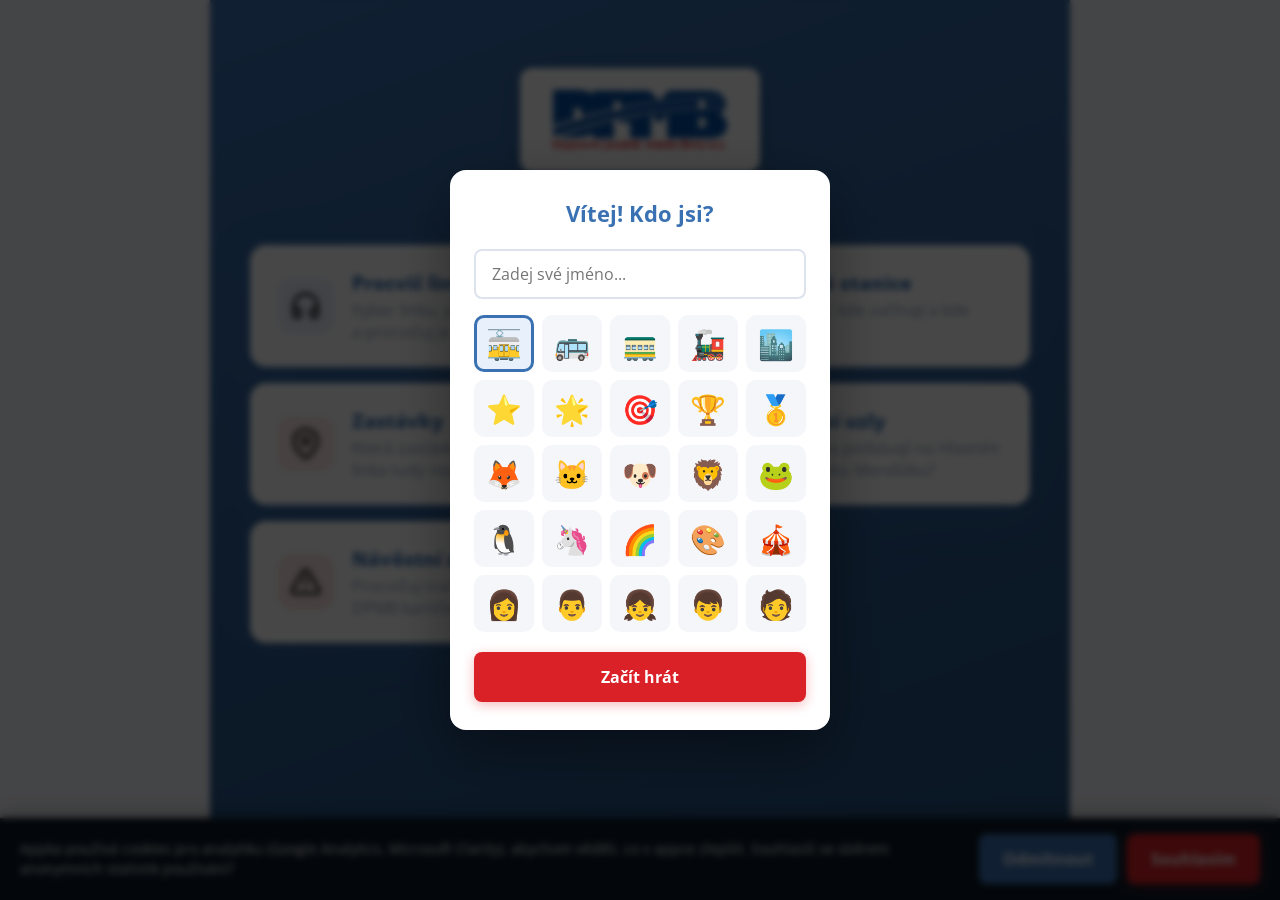
<file: index.html>
<!DOCTYPE html>
<html lang="cs">
<head>
  <meta charset="UTF-8" />
  <meta name="viewport" content="width=device-width, initial-scale=1.0, maximum-scale=1.0" />
  <meta name="theme-color" content="#0d1b2a" />

  <!-- Analytika (GA4 + Clarity) – nastartuje se až po souhlasu s cookies, viz konec body -->
  <script>
    window.__loadAnalytics = function () {
      if (window.__analyticsLoaded) return;
      window.__analyticsLoaded = true;

      // Google tag (gtag.js)
      var gaScript = document.createElement('script');
      gaScript.async = true;
      gaScript.src = 'https://www.googletagmanager.com/gtag/js?id=G-7XC327SP5B';
      document.head.appendChild(gaScript);
      window.dataLayer = window.dataLayer || [];
      function gtag(){ dataLayer.push(arguments); }
      window.gtag = gtag;
      gtag('js', new Date());
      gtag('config', 'G-7XC327SP5B');

      // Microsoft Clarity
      (function(c,l,a,r,i,t,y){
          c[a]=c[a]||function(){(c[a].q=c[a].q||[]).push(arguments)};
          t=l.createElement(r);t.async=1;t.src="https://www.clarity.ms/tag/"+i;
          y=l.getElementsByTagName(r)[0];y.parentNode.insertBefore(t,y);
      })(window, document, "clarity", "script", "yrupmet8lu");
    };

    function __maybeStartAnalytics() {
      if (localStorage.getItem('cookie-consent') === 'granted') {
        window.__loadAnalytics();
      }
    }

    // Nahrát analytiku až PO plném načtení appky (ne hned v <head>),
    // ať nesoupeří o výkon s prvním vykreslením appky.
    if (document.readyState === 'complete') {
      setTimeout(__maybeStartAnalytics, 1000);
    } else {
      window.addEventListener('load', function () {
        setTimeout(__maybeStartAnalytics, 1000);
      });
    }
  </script>

  <title>Šalina Brno – Procvičuj tramvaje DPMB</title>
  <link rel="preconnect" href="https://fonts.googleapis.com">
  <link rel="preconnect" href="https://fonts.gstatic.com" crossorigin>
  <link href="https://fonts.googleapis.com/css2?family=Open+Sans:wght@400;600;700;800&display=swap" rel="stylesheet">
  <link rel="icon" type="image/png" href="DPMB_favicona_2.png">
  <link rel="stylesheet" href="style.css?v=14" />
</head>
<body>

<!-- ====================================================
     SVG SPRITE – ikony (inline, neviditelné)
==================================================== -->
<svg xmlns="http://www.w3.org/2000/svg" style="display:none" aria-hidden="true">
  <symbol id="icon-map" viewBox="0 0 24 24" fill="none" stroke="currentColor" stroke-width="2" stroke-linecap="round" stroke-linejoin="round">
    <polygon points="1 6 1 22 8 18 16 22 23 18 23 2 16 6 8 2 1 6"/>
    <line x1="8" y1="2" x2="8" y2="18"/>
    <line x1="16" y1="6" x2="16" y2="22"/>
  </symbol>
  <symbol id="icon-pin" viewBox="0 0 24 24" fill="none" stroke="currentColor" stroke-width="2" stroke-linecap="round" stroke-linejoin="round">
    <path d="M21 10c0 7-9 13-9 13s-9-6-9-13a9 9 0 0 1 18 0z"/>
    <circle cx="12" cy="10" r="3"/>
  </symbol>
  <symbol id="icon-headphones" viewBox="0 0 24 24" fill="none" stroke="currentColor" stroke-width="2" stroke-linecap="round" stroke-linejoin="round">
    <path d="M3 18v-6a9 9 0 0 1 18 0v6"/>
    <path d="M21 19a2 2 0 0 1-2 2h-1a2 2 0 0 1-2-2v-3a2 2 0 0 1 2-2h3zM3 19a2 2 0 0 0 2 2h1a2 2 0 0 0 2-2v-3a2 2 0 0 0-2-2H3z"/>
  </symbol>
  <symbol id="icon-settings" viewBox="0 0 24 24" fill="none" stroke="currentColor" stroke-width="2" stroke-linecap="round" stroke-linejoin="round">
    <circle cx="12" cy="12" r="3"/>
    <path d="M19.4 15a1.65 1.65 0 0 0 .33 1.82l.06.06a2 2 0 0 1 0 2.83 2 2 0 0 1-2.83 0l-.06-.06a1.65 1.65 0 0 0-1.82-.33 1.65 1.65 0 0 0-1 1.51V21a2 2 0 0 1-2 2 2 2 0 0 1-2-2v-.09A1.65 1.65 0 0 0 9 19.4a1.65 1.65 0 0 0-1.82.33l-.06.06a2 2 0 0 1-2.83 0 2 2 0 0 1 0-2.83l.06-.06A1.65 1.65 0 0 0 4.68 15a1.65 1.65 0 0 0-1.51-1H3a2 2 0 0 1-2-2 2 2 0 0 1 2-2h.09A1.65 1.65 0 0 0 4.6 9a1.65 1.65 0 0 0-.33-1.82l-.06-.06a2 2 0 0 1 0-2.83 2 2 0 0 1 2.83 0l.06.06A1.65 1.65 0 0 0 9 4.68a1.65 1.65 0 0 0 1-1.51V3a2 2 0 0 1 2-2 2 2 0 0 1 2 2v.09a1.65 1.65 0 0 0 1 1.51 1.65 1.65 0 0 0 1.82-.33l.06-.06a2 2 0 0 1 2.83 0 2 2 0 0 1 0 2.83l-.06.06A1.65 1.65 0 0 0 19.4 9a1.65 1.65 0 0 0 1.51 1H21a2 2 0 0 1 2 2 2 2 0 0 1-2 2h-.09a1.65 1.65 0 0 0-1.51 1z"/>
  </symbol>
  <symbol id="icon-layers" viewBox="0 0 24 24" fill="none" stroke="currentColor" stroke-width="2" stroke-linecap="round" stroke-linejoin="round">
    <polygon points="12 2 2 7 12 12 22 7 12 2"/>
    <polyline points="2 17 12 22 22 17"/>
    <polyline points="2 12 12 17 22 12"/>
  </symbol>
  <symbol id="icon-edit" viewBox="0 0 24 24" fill="none" stroke="currentColor" stroke-width="2" stroke-linecap="round" stroke-linejoin="round">
    <path d="M12 20h9"/>
    <path d="M16.5 3.5a2.121 2.121 0 0 1 3 3L7 19l-4 1 1-4L16.5 3.5z"/>
  </symbol>
  <symbol id="icon-refresh" viewBox="0 0 24 24" fill="none" stroke="currentColor" stroke-width="2" stroke-linecap="round" stroke-linejoin="round">
    <polyline points="23 4 23 10 17 10"/>
    <polyline points="1 20 1 14 7 14"/>
    <path d="M3.51 9a9 9 0 0 1 14.85-3.36L23 10M1 14l4.64 4.36A9 9 0 0 0 20.49 15"/>
  </symbol>
  <symbol id="icon-home" viewBox="0 0 24 24" fill="none" stroke="currentColor" stroke-width="2" stroke-linecap="round" stroke-linejoin="round">
    <path d="M3 9l9-7 9 7v11a2 2 0 0 1-2 2H5a2 2 0 0 1-2-2z"/>
    <polyline points="9 22 9 12 15 12 15 22"/>
  </symbol>
  <symbol id="icon-alert" viewBox="0 0 24 24" fill="none" stroke="currentColor" stroke-width="2" stroke-linecap="round" stroke-linejoin="round">
    <path d="M10.29 3.86L1.82 18a2 2 0 0 0 1.71 3h16.94a2 2 0 0 0 1.71-3L13.71 3.86a2 2 0 0 0-3.42 0z"/>
    <line x1="12" y1="9" x2="12" y2="13"/>
    <line x1="12" y1="17" x2="12.01" y2="17"/>
  </symbol>
  <symbol id="icon-check" viewBox="0 0 24 24" fill="none" stroke="currentColor" stroke-width="2" stroke-linecap="round" stroke-linejoin="round">
    <polyline points="20 6 9 17 4 12"/>
  </symbol>
  <symbol id="icon-check-circle" viewBox="0 0 24 24" fill="none" stroke="currentColor" stroke-width="2" stroke-linecap="round" stroke-linejoin="round">
    <path d="M22 11.08V12a10 10 0 1 1-5.93-9.14"/>
    <polyline points="22 4 12 14.01 9 11.01"/>
  </symbol>
  <symbol id="icon-x-circle" viewBox="0 0 24 24" fill="none" stroke="currentColor" stroke-width="2" stroke-linecap="round" stroke-linejoin="round">
    <circle cx="12" cy="12" r="10"/>
    <line x1="15" y1="9" x2="9" y2="15"/>
    <line x1="9" y1="9" x2="15" y2="15"/>
  </symbol>
  <symbol id="icon-x" viewBox="0 0 24 24" fill="none" stroke="currentColor" stroke-width="2" stroke-linecap="round" stroke-linejoin="round">
    <line x1="18" y1="6" x2="6" y2="18"/>
    <line x1="6" y1="6" x2="18" y2="18"/>
  </symbol>
  <symbol id="icon-zap" viewBox="0 0 24 24" fill="none" stroke="currentColor" stroke-width="2" stroke-linecap="round" stroke-linejoin="round">
    <polygon points="13 2 3 14 12 14 11 22 21 10 12 10 13 2"/>
  </symbol>
  <symbol id="icon-clock" viewBox="0 0 24 24" fill="none" stroke="currentColor" stroke-width="2" stroke-linecap="round" stroke-linejoin="round">
    <circle cx="12" cy="12" r="10"/>
    <polyline points="12 6 12 12 16 14"/>
  </symbol>
  <symbol id="icon-play" viewBox="0 0 24 24" fill="none" stroke="currentColor" stroke-width="2" stroke-linecap="round" stroke-linejoin="round">
    <polygon points="5 3 19 12 5 21 5 3"/>
  </symbol>
  <symbol id="icon-pause" viewBox="0 0 24 24" fill="none" stroke="currentColor" stroke-width="2" stroke-linecap="round" stroke-linejoin="round">
    <rect x="6" y="4" width="4" height="16"/><rect x="14" y="4" width="4" height="16"/>
  </symbol>
  <symbol id="icon-send" viewBox="0 0 24 24" fill="none" stroke="currentColor" stroke-width="2" stroke-linecap="round" stroke-linejoin="round">
    <line x1="22" y1="2" x2="11" y2="13"/>
    <polygon points="22 2 15 22 11 13 2 9 22 2"/>
  </symbol>
  <symbol id="icon-award" viewBox="0 0 24 24" fill="none" stroke="currentColor" stroke-width="2" stroke-linecap="round" stroke-linejoin="round">
    <circle cx="12" cy="8" r="7"/>
    <polyline points="8.21 13.89 7 23 12 20 17 23 15.79 13.88"/>
  </symbol>
  <symbol id="icon-star" viewBox="0 0 24 24" fill="none" stroke="currentColor" stroke-width="2" stroke-linecap="round" stroke-linejoin="round">
    <polygon points="12 2 15.09 8.26 22 9.27 17 14.14 18.18 21.02 12 17.77 5.82 21.02 7 14.14 2 9.27 8.91 8.26 12 2"/>
  </symbol>
  <symbol id="icon-star-full" viewBox="0 0 24 24" fill="currentColor" stroke="currentColor" stroke-width="2" stroke-linecap="round" stroke-linejoin="round">
    <polygon points="12 2 15.09 8.26 22 9.27 17 14.14 18.18 21.02 12 17.77 5.82 21.02 7 14.14 2 9.27 8.91 8.26 12 2"/>
  </symbol>
  <symbol id="icon-bar-chart" viewBox="0 0 24 24" fill="none" stroke="currentColor" stroke-width="2" stroke-linecap="round" stroke-linejoin="round">
    <line x1="18" y1="20" x2="18" y2="10"/>
    <line x1="12" y1="20" x2="12" y2="4"/>
    <line x1="6" y1="20" x2="6" y2="14"/>
  </symbol>
  <symbol id="icon-message" viewBox="0 0 24 24" fill="none" stroke="currentColor" stroke-width="2" stroke-linecap="round" stroke-linejoin="round">
    <path d="M21 15a2 2 0 0 1-2 2H7l-4 4V5a2 2 0 0 1 2-2h14a2 2 0 0 1 2 2z"/>
  </symbol>
  <symbol id="icon-pencil" viewBox="0 0 24 24" fill="none" stroke="currentColor" stroke-width="2" stroke-linecap="round" stroke-linejoin="round">
    <path d="M17 3a2.828 2.828 0 1 1 4 4L7.5 20.5 2 22l1.5-5.5L17 3z"/>
  </symbol>
  <symbol id="icon-save" viewBox="0 0 24 24" fill="none" stroke="currentColor" stroke-width="2" stroke-linecap="round" stroke-linejoin="round">
    <path d="M19 21H5a2 2 0 0 1-2-2V5a2 2 0 0 1 2-2h11l5 5v11a2 2 0 0 1-2 2z"/>
    <polyline points="17 21 17 13 7 13 7 21"/>
    <polyline points="7 3 7 8 15 8"/>
  </symbol>
  <symbol id="icon-thumbs-up" viewBox="0 0 24 24" fill="none" stroke="currentColor" stroke-width="2" stroke-linecap="round" stroke-linejoin="round">
    <path d="M14 9V5a3 3 0 0 0-3-3l-4 9v11h11.28a2 2 0 0 0 2-1.7l1.38-9a2 2 0 0 0-2-2.3H14z"/>
    <path d="M7 22H4a2 2 0 0 1-2-2v-7a2 2 0 0 1 2-2h3"/>
  </symbol>
  <symbol id="icon-user" viewBox="0 0 24 24" fill="none" stroke="currentColor" stroke-width="2" stroke-linecap="round" stroke-linejoin="round">
    <path d="M20 21v-2a4 4 0 0 0-4-4H8a4 4 0 0 0-4 4v2"/>
    <circle cx="12" cy="7" r="4"/>
  </symbol>
</svg>

<div id="app">

  <!-- ====================================================
       VÝBĚR PROFILU
  ==================================================== -->
  <div id="screen-profiles" class="screen">
    <div class="screen-header">
      <button class="btn-back" id="profiles-back" aria-label="Zpět">←</button>
      <h2>Kdo hraje?</h2>
      <img src="logo_dpmb.png" alt="DPMB" class="header-logo">
    </div>

    <div id="profiles-grid" class="profiles-grid"></div>

    <div id="profile-create-form" class="profile-create-form" style="display:none">
      <h3>Nový hráč</h3>
      <div id="avatar-picker" class="avatar-picker"></div>
      <input type="text" id="profile-name-input" class="profile-name-input"
             placeholder="Zadej své jméno..." maxlength="20">
      <div class="profile-create-btns">
        <button class="btn-secondary" id="btn-cancel-profile">Zrušit</button>
        <button class="btn-primary" id="btn-confirm-profile">Vytvořit profil</button>
      </div>
    </div>
  </div>

  <!-- ====================================================
       DOMOVSKÁ OBRAZOVKA
  ==================================================== -->
  <div id="screen-home" class="screen screen-with-tabs">

    <!-- Panel: Domů -->
    <div id="panel-home" class="tab-panel active">
      <div class="home-header">
        <img src="logo_dpmb.png" alt="DPMB logo" class="home-logo-img">
        <p class="home-subtitle">Procvičuj brněnské tramvaje</p>
      </div>

      <div class="home-cards">
        <button class="section-card card-c" id="btn-section-c">
          <div class="section-card-icon">
            <svg class="icon icon-section" aria-hidden="true"><use href="#icon-headphones"/></svg>
          </div>
          <div class="section-card-text">
            <h3>Procvič linku</h3>
            <p>Vyber linku, poslechni si zastávky a procvičuj je kvízem</p>
          </div>
        </button>

        <button class="section-card card-a" id="btn-section-a">
          <div class="section-card-icon">
            <svg class="icon icon-section" aria-hidden="true"><use href="#icon-map"/></svg>
          </div>
          <div class="section-card-text">
            <h3>Konečné stanice</h3>
            <p>Trasy linek: kde začínají a kde končí</p>
          </div>
        </button>

        <button class="section-card card-b" id="btn-section-b">
          <div class="section-card-icon">
            <svg class="icon icon-section" aria-hidden="true"><use href="#icon-pin"/></svg>
          </div>
          <div class="section-card-text">
            <h3>Zastávky</h3>
            <p>Která zastávka následuje? Která linka tudy nejezdí?</p>
          </div>
        </button>

        <button class="section-card card-d" id="btn-section-d">
          <div class="section-card-icon">
            <svg class="icon icon-section" aria-hidden="true"><use href="#icon-zap"/></svg>
          </div>
          <div class="section-card-text">
            <h3>Dopravní uzly</h3>
            <p>Jaké linky se potkávají na Hlavním nádraží nebo Mendláku?</p>
          </div>
        </button>

        <button class="section-card card-e" id="btn-section-e">
          <div class="section-card-icon">
            <svg class="icon icon-section" aria-hidden="true"><use href="#icon-alert"/></svg>
          </div>
          <div class="section-card-text">
            <h3>Návěstní značky</h3>
            <p>Procvičuj tramvajové značky DPMB kartičkami nebo kvízem</p>
          </div>
        </button>
      </div>

    </div>

    <!-- Panel: Statistiky -->
    <div id="panel-stats" class="tab-panel">
      <div class="screen-header">
        <button class="btn-back" id="stats-tab-back" aria-label="Zpět">←</button>
        <h2><svg class="icon icon-lg" aria-hidden="true"><use href="#icon-bar-chart"/></svg> Statistiky</h2><img src="logo_dpmb.png" alt="DPMB" class="header-logo">
      </div>
      <div class="panel-body">
        <div class="stats-profile-row">
          <span class="stats-profile-avatar" id="stats-avatar">❓</span>
          <div class="stats-profile-info">
            <span class="stats-profile-name" id="stats-name">---</span>
            <button class="btn-link" id="stats-switch-btn">Přepnout hráče</button>
          </div>
        </div>

        <div class="stats-grid">
          <div class="stats-num-card"><div class="stats-big-num" id="stats-correct">0</div><div class="stats-num-label">Správně</div></div>
          <div class="stats-num-card"><div class="stats-big-num" id="stats-quizzes">0</div><div class="stats-num-label">Kvízy</div></div>
          <div class="stats-num-card"><div class="stats-big-num" id="stats-perfect">0</div><div class="stats-num-label">Perfektní</div></div>
          <div class="stats-num-card"><div class="stats-big-num" id="stats-streak">0</div><div class="stats-num-label">Max série</div></div>
        </div>

        <h3 class="stats-section-title">Linky</h3>
        <div id="stats-line-performance" class="stats-line-performance"></div>

        <h3 class="stats-section-title">Milníky</h3>
        <div id="stats-achievements" class="stats-achievements"></div>
      </div>
    </div>

    <!-- Panel: Profil -->
    <div id="panel-profile" class="tab-panel">
      <div class="screen-header">
        <button class="btn-back" id="profile-tab-back" aria-label="Zpět">←</button>
        <h2><svg class="icon icon-lg" aria-hidden="true"><use href="#icon-user"/></svg> Profil</h2><img src="logo_dpmb.png" alt="DPMB" class="header-logo">
      </div>
      <div class="panel-body">
        <div class="profile-tab-body">
          <div class="profile-tab-avatar" id="profile-tab-avatar">❓</div>
          <div class="profile-tab-name" id="profile-tab-name">---</div>
          <button class="btn-secondary profile-tab-switch-btn" id="profile-tab-switch-btn" style="margin-top:20px;width:100%">
            <svg class="icon" aria-hidden="true"><use href="#icon-refresh"/></svg> Přepnout hráče
          </button>
        </div>
      </div>
    </div>

  </div>

  <!-- ====================================================
       SEKCE D – DOPRAVNÍ UZLY
  ==================================================== -->
  <div id="screen-section-d" class="screen">
    <div class="screen-header">
      <button class="btn-back" id="d-back" aria-label="Zpět">←</button>
      <h2><svg class="icon icon-lg" aria-hidden="true"><use href="#icon-zap"/></svg> Dopravní uzly</h2>
      <img src="logo_dpmb.png" alt="DPMB" class="header-logo">
    </div>
    <div class="screen-content">

      <!-- Filtr dopravního prostředku -->
      <div class="filter-section">
        <div class="step-header">
          <span class="step-num">1</span>
          <div>
            <h3>Typ dopravy</h3>
            <p class="step-hint">Vyber jeden nebo více typů</p>
          </div>
        </div>
        <div class="hub-type-filter">
          <button class="hub-type-btn" data-type="tramvaje">🚋 Tramvaje</button>
          <button class="hub-type-btn" data-type="trolejbusy">🚎 Trolejbusy</button>
          <button class="hub-type-btn" data-type="autobusy">🚌 Autobusy</button>
        </div>
        <p class="hub-selection-summary" id="hub-type-summary">Nic nevybráno</p>
      </div>

      <!-- Výběr uzlu -->
      <div class="filter-section">
        <div class="step-header">
          <span class="step-num">2</span>
          <div>
            <h3>Dopravní uzel</h3>
            <p class="step-hint">Vyber jeden nebo více uzlů</p>
          </div>
        </div>
        <div id="hub-buttons" class="hub-buttons"></div>
        <p class="hub-selection-summary" id="hub-node-summary">Nic nevybráno</p>
      </div>

      <div class="start-section">
        <p class="hub-start-hint" id="hub-start-hint">Vyber alespoň jeden typ dopravy a jeden uzel.</p>
        <button class="btn-secondary" id="d-start-quiz">
          <svg class="icon" aria-hidden="true"><use href="#icon-edit"/></svg> Spustit kvíz
        </button>
      </div>

    </div>
  </div>

  <!-- ====================================================
       SEKCE A – ODKUD → KAM
  ==================================================== -->
  <div id="screen-section-a" class="screen">
    <div class="screen-header">
      <button class="btn-back" id="a-back" aria-label="Zpět">←</button>
      <h2><svg class="icon icon-lg" aria-hidden="true"><use href="#icon-map"/></svg> Konečné stanice</h2><img src="logo_dpmb.png" alt="DPMB" class="header-logo">
    </div>
    <div class="screen-content">

      <!-- Krok 1: Filtr linek -->
      <div class="filter-section">
        <div class="step-header">
          <span class="step-num">1</span>
          <div>
            <h3>Vyber linky</h3>
            <p class="step-hint">Klikni na linky, které chceš procvičit</p>
          </div>
        </div>
        <div class="line-filter-row" id="filter-a"></div>
      </div>

      <!-- Krok 2: Způsob procvičení -->
      <div class="filter-section">
        <div class="step-header">
          <span class="step-num">2</span>
          <div>
            <h3>Zvol způsob procvičení</h3>
            <p class="step-hint">Kartičky pro přehled, kvíz pro ověření znalostí</p>
          </div>
        </div>
        <div class="start-section">
          <button class="btn-primary" id="a-start-flashcards">
            <svg class="icon" aria-hidden="true"><use href="#icon-layers"/></svg> Spustit kartičky
          </button>
          <button class="btn-secondary" id="a-start-quiz">
            <svg class="icon" aria-hidden="true"><use href="#icon-edit"/></svg> Spustit kvíz
          </button>
        </div>
      </div>

    </div>
  </div>

  <!-- ====================================================
       FLASHKARTY
  ==================================================== -->
  <div id="screen-flashcards" class="screen">
    <div class="screen-header">
      <button class="btn-back" id="fc-back" aria-label="Zpět">←</button>
      <h2><svg class="icon icon-lg" aria-hidden="true"><use href="#icon-layers"/></svg> Kartičky – trasy linek</h2><img src="logo_dpmb.png" alt="DPMB" class="header-logo">
    </div>

    <div class="flashcard-container">
      <div class="fc-counter" id="fc-counter">1 / 11</div>

      <!-- Flip card -->
      <div class="fc-card-wrapper">
        <div id="fc-card">
          <div class="fc-face fc-front">
            <div id="fc-front-text">
              <span class="fc-line-num">1</span>
              <span class="fc-hint">Klikni pro otočení</span>
            </div>
          </div>
          <div class="fc-face fc-back">
            <div id="fc-back-text"></div>
          </div>
        </div>
      </div>

      <p class="fc-flip-hint">Klikni na kartičku pro otočení</p>

      <!-- Navigace -->
      <div class="fc-nav">
        <button class="fc-nav-btn" id="fc-prev" aria-label="Předchozí">←</button>
        <button class="fc-nav-btn" id="fc-next" aria-label="Další">→</button>
      </div>
    </div>
  </div>

  <!-- ====================================================
       SEKCE B – ZASTÁVKY
  ==================================================== -->
  <div id="screen-section-b" class="screen">
    <div class="screen-header">
      <button class="btn-back" id="b-back" aria-label="Zpět">←</button>
      <h2><svg class="icon icon-lg" aria-hidden="true"><use href="#icon-pin"/></svg> Zastávky</h2><img src="logo_dpmb.png" alt="DPMB" class="header-logo">
    </div>
    <div class="screen-content">

      <!-- Krok 1: Filtr linek -->
      <div class="filter-section">
        <div class="step-header">
          <span class="step-num">1</span>
          <div>
            <h3>Vyber linky</h3>
            <p class="step-hint">Klikni na linky, jejichž zastávky chceš procvičit</p>
          </div>
        </div>
        <div class="line-filter-row" id="filter-b"></div>
      </div>

      <!-- Krok 2: Spustit kvíz -->
      <div class="filter-section">
        <div class="step-header">
          <span class="step-num">2</span>
          <div>
            <h3>Spusť kvíz</h3>
            <p class="step-hint">Otázky na pořadí a existenci zastávek</p>
          </div>
        </div>
        <div class="start-section">
          <button class="btn-primary" id="b-start-quiz">
            <svg class="icon" aria-hidden="true"><use href="#icon-edit"/></svg> Spustit kvíz o zastávkách
          </button>
        </div>
      </div>

    </div>
  </div>

  <!-- ====================================================
       SEKCE C – PROCVIČ LINKU
  ==================================================== -->
  <div id="screen-section-c" class="screen">
    <div class="screen-header">
      <button class="btn-back" id="c-back" aria-label="Zpět">←</button>
      <h2><svg class="icon icon-lg" aria-hidden="true"><use href="#icon-headphones"/></svg> Procvič linku</h2><img src="logo_dpmb.png" alt="DPMB" class="header-logo">
    </div>
    <div class="screen-content">

      <!-- Krok 1: Výběr linky -->
      <div class="filter-section">
        <div class="step-header">
          <span class="step-num">1</span>
          <div>
            <h3>Vyber linku</h3>
            <p class="step-hint">Klikni na linku, kterou chceš procvičit</p>
          </div>
        </div>
        <!-- Tlačítka linek -->
        <div id="line-buttons"></div>
      </div>

      <!-- Info o vybrané lince -->
      <div id="practice-line-info">
        <h3 id="practice-line-num">Linka 1</h3>
        <div class="practice-route">
          <span class="practice-route-stop" id="practice-line-from">–</span>
          <span class="practice-route-arrow">↕</span>
          <span class="practice-route-stop" id="practice-line-to">–</span>
        </div>
        <p class="practice-stop-count" id="practice-line-stops"></p>
      </div>

      <!-- Krok 2: Výběr režimu -->
      <div class="filter-section">
        <div class="step-header">
          <span class="step-num">2</span>
          <div>
            <h3>Zvol způsob procvičení</h3>
            <p class="step-hint">Audio pro poslech, kvíz pro ověření znalostí</p>
          </div>
        </div>
      </div>

      <!-- Výběr režimu -->
      <div class="practice-modes">
        <button class="btn-mode btn-mode-audio" id="practice-mode-audio">
          <span class="btn-mode-icon">
            <svg class="icon icon-lg" aria-hidden="true"><use href="#icon-headphones"/></svg>
          </span>
          <span class="btn-mode-text">
            <h4>Audio</h4>
            <p>Poslechni si všechny zastávky s hlasem</p>
          </span>
        </button>
        <button class="btn-mode btn-mode-quiz" id="practice-mode-quiz">
          <span class="btn-mode-icon">
            <svg class="icon icon-lg" aria-hidden="true"><use href="#icon-edit"/></svg>
          </span>
          <span class="btn-mode-text">
            <h4>Kvíz</h4>
            <p>Procvičuj zastávky formou otázek</p>
          </span>
        </button>
      </div>

    </div>
  </div>

  <!-- ====================================================
       AUDIO PŘEHRÁVAČ
  ==================================================== -->
  <div id="screen-audio" class="screen">
    <div class="screen-header">
      <button class="btn-back" id="audio-back" aria-label="Zpět">←</button>
      <h2><svg class="icon icon-lg" aria-hidden="true"><use href="#icon-headphones"/></svg> Přehrávání zastávek</h2><img src="logo_dpmb.png" alt="DPMB" class="header-logo">
    </div>

    <!-- Info o lince -->
    <div class="audio-header-info">
      <div class="audio-line-title" id="audio-line-title">Linka 1</div>
      <div class="audio-line-route" id="audio-line-route"></div>
    </div>

    <!-- Ovládání -->
    <div class="audio-controls">
      <div class="audio-progress-row">
        <div class="audio-progress-track">
          <div id="audio-progress-bar"></div>
        </div>
        <div id="audio-progress-text">Zastávka 0 / 0</div>
      </div>
      <div class="audio-btns-row">
        <button class="btn-play" id="audio-play-btn">
          <svg class="icon" aria-hidden="true"><use href="#icon-play"/></svg> Přehrát
        </button>
        <button class="speed-btn loop-btn" id="audio-loop-btn">
          <svg class="icon" aria-hidden="true"><use href="#icon-refresh"/></svg> Smyčka
        </button>
        <div class="speed-controls">
          <span class="speed-label">Rychlost:</span>
          <button class="speed-btn" data-speed="0.5">
            <svg class="icon" aria-hidden="true"><use href="#icon-clock"/></svg> Pomalu
          </button>
          <button class="speed-btn active" data-speed="1.0">
            <svg class="icon" aria-hidden="true"><use href="#icon-play"/></svg> Normálně
          </button>
          <button class="speed-btn" data-speed="1.2">
            <svg class="icon" aria-hidden="true"><use href="#icon-zap"/></svg> Rychle
          </button>
        </div>
      </div>
    </div>

    <!-- Banner po dokončení -->
    <div id="audio-finished-banner">
      <svg class="icon" aria-hidden="true"><use href="#icon-check-circle"/></svg> Hotovo! Všechny zastávky byly přečteny.
    </div>

    <!-- Seznam zastávek -->
    <div class="audio-stop-list-container">
      <ul class="audio-stop-list" id="audio-stop-list"></ul>
    </div>

    <!-- Akce dole -->
    <div class="audio-footer">
      <button class="btn-audio-action btn-audio-restart" id="audio-restart-btn">
        <svg class="icon" aria-hidden="true"><use href="#icon-refresh"/></svg> Znovu
      </button>
    </div>
  </div>

  <!-- ====================================================
       KVÍZ
  ==================================================== -->
  <div id="screen-quiz" class="screen">
    <div class="quiz-header">
      <div class="quiz-meta">
        <button class="btn-back" id="quiz-back" aria-label="Zpět">←</button>
        <span class="quiz-counter" id="quiz-counter">Otázka 1 z 10</span>
        <span class="quiz-streak-display" id="quiz-streak"></span>
        <span class="quiz-score-display" id="quiz-score">
          <svg class="icon" aria-hidden="true"><use href="#icon-check"/></svg> <span id="quiz-score-num">0</span>/<span id="quiz-score-total">0</span>
        </span>
      </div>
      <div class="quiz-progress-track">
        <div id="quiz-progress-bar" style="width: 0%"></div>
      </div>
    </div>

    <div id="quiz-container">
      <!-- Otázky se generují dynamicky -->
    </div>
  </div>

  <!-- ====================================================
       VÝSLEDKY
  ==================================================== -->
  <div id="screen-results" class="screen">
    <div class="screen-header">
      <button class="btn-back" id="results-back" aria-label="Zpět">←</button>
      <h2><svg class="icon icon-lg" aria-hidden="true"><use href="#icon-award"/></svg> Výsledky</h2><img src="logo_dpmb.png" alt="DPMB" class="header-logo">
    </div>

    <div class="results-container">
      <div class="result-trophy">
        <svg class="icon icon-xl" aria-hidden="true"><use href="#icon-award"/></svg>
      </div>

      <div class="result-score-big">
        <div class="score-num" id="result-score">0 / 0</div>
        <div class="score-pct" id="result-percent">0 %</div>
      </div>

      <div class="result-stars" id="result-stars"></div>

      <div class="result-stats">
        <div class="result-stat" id="result-correct"></div>
        <div class="result-stat" id="result-wrong"></div>
        <div class="result-stat" id="result-streak"></div>
      </div>

      <div class="result-wrong-section">
        <h3>
          <svg class="icon" aria-hidden="true"><use href="#icon-x-circle"/></svg> Chybné odpovědi:
        </h3>
        <div id="result-wrong-list"></div>
      </div>

      <div class="result-buttons">
        <button class="btn-primary" id="result-retry">
          <svg class="icon" aria-hidden="true"><use href="#icon-refresh"/></svg> Zkusit znovu
        </button>
        <button class="btn-secondary" id="result-home">
          <svg class="icon" aria-hidden="true"><use href="#icon-home"/></svg> Zpět domů
        </button>
      </div>
    </div>
  </div>

  <!-- ====================================================
       NASTAVENÍ
  ==================================================== -->
  <div id="screen-settings" class="screen">
    <div class="screen-header">
      <button class="btn-back" id="settings-back" aria-label="Zpět">←</button>
      <h2><svg class="icon icon-lg" aria-hidden="true"><use href="#icon-settings"/></svg> Nastavení</h2><img src="logo_dpmb.png" alt="DPMB" class="header-logo">
    </div>
    <div class="screen-content">

      <!-- Délka sezení -->
      <div class="settings-section">
        <h3>
          <svg class="icon" aria-hidden="true"><use href="#icon-bar-chart"/></svg> Délka kvízu
        </h3>
        <div class="session-length-row">
          <button class="session-btn" data-val="5">5</button>
          <button class="session-btn active" data-val="10">10</button>
          <button class="session-btn" data-val="20">20</button>
          <button class="session-btn" data-val="0">∞ vše</button>
        </div>
      </div>

      <!-- Typy otázek A -->
      <div class="settings-section">
        <h3>
          <svg class="icon" aria-hidden="true"><use href="#icon-map"/></svg> Typy otázek – Konečné stanice
        </h3>
        <div class="type-toggle-list">
          <label class="type-toggle-item">
            <input type="checkbox" class="type-toggle" data-section="A" data-type="A_odkudKam" checked>
            <span>Kde začíná a končí linka X?</span>
          </label>
          <label class="type-toggle-item">
            <input type="checkbox" class="type-toggle" data-section="A" data-type="A_ktaraLinkaJede" checked>
            <span>Která linka jede z A do B?</span>
          </label>
          <label class="type-toggle-item">
            <input type="checkbox" class="type-toggle" data-section="A" data-type="A_zacina" checked>
            <span>Která linka začíná/končí v zastávce X?</span>
          </label>
          <label class="type-toggle-item">
            <input type="checkbox" class="type-toggle" data-section="A" data-type="A_pravdaLez" checked>
            <span>Pravda nebo lež o trase linky</span>
          </label>
          <label class="type-toggle-item">
            <input type="checkbox" class="type-toggle" data-section="A" data-type="A_konecne" checked>
            <span>Která linka má tyto konečné zastávky?</span>
          </label>
        </div>
      </div>

      <!-- Typy otázek B -->
      <div class="settings-section">
        <h3>
          <svg class="icon" aria-hidden="true"><use href="#icon-pin"/></svg> Typy otázek – Zastávky
        </h3>
        <div class="type-toggle-list">
          <label class="type-toggle-item">
            <input type="checkbox" class="type-toggle" data-section="B" data-type="B_nasleduje" checked>
            <span>Jaká zastávka NÁSLEDUJE po X?</span>
          </label>
          <label class="type-toggle-item">
            <input type="checkbox" class="type-toggle" data-section="B" data-type="B_predchazi" checked>
            <span>Jaká zastávka PŘEDCHÁZÍ X?</span>
          </label>
          <label class="type-toggle-item">
            <input type="checkbox" class="type-toggle" data-section="B" data-type="B_doplnChybejici" checked>
            <span>Doplň chybějící zastávku: A → ??? → C</span>
          </label>
          <label class="type-toggle-item">
            <input type="checkbox" class="type-toggle" data-section="B" data-type="B_jeNaLince" checked>
            <span>Je zastávka X na lince Y? (Ano/Ne)</span>
          </label>
          <label class="type-toggle-item">
            <input type="checkbox" class="type-toggle" data-section="B" data-type="B_neniNaLince" checked>
            <span>Která zastávka NENÍ na lince X?</span>
          </label>
          <label class="type-toggle-item">
            <input type="checkbox" class="type-toggle" data-section="B" data-type="B_naJakeLince" checked>
            <span>Na jaké lince je zastávka X?</span>
          </label>
          <label class="type-toggle-item">
            <input type="checkbox" class="type-toggle" data-section="B" data-type="B_jakeLinkySdili" checked>
            <span>Jaké linky zastavují na zastávce X?</span>
          </label>
          <label class="type-toggle-item">
            <input type="checkbox" class="type-toggle" data-section="B" data-type="B_kolikataZastavka" checked>
            <span>Kolikátá zastávka je X od začátku?</span>
          </label>
          <label class="type-toggle-item">
            <input type="checkbox" class="type-toggle" data-section="B" data-type="B_nZastavka" checked>
            <span>Jaká je N. zastávka na lince X?</span>
          </label>
          <label class="type-toggle-item">
            <input type="checkbox" class="type-toggle" data-section="B" data-type="B_seradZastavky" checked>
            <span>Seřaď zastávky ve správném pořadí</span>
          </label>
          <label class="type-toggle-item">
            <input type="checkbox" class="type-toggle" data-section="B" data-type="B_konecna" checked>
            <span>Která je konečná zastávka linky X?</span>
          </label>
          <label class="type-toggle-item">
            <input type="checkbox" class="type-toggle" data-section="B" data-type="B_pocetZastavek" checked>
            <span>Kolik zastávek má linka X?</span>
          </label>
        </div>
      </div>

      <!-- Výběr hlasu -->
      <div class="settings-section">
        <h3>
          <svg class="icon" aria-hidden="true"><use href="#icon-headphones"/></svg> Hlas pro audio
        </h3>
        <p class="voice-hint">Hlasy označené ★ znějí přirozeněji. Dostupné hlasy závisí na zařízení a prohlížeči.</p>
        <div class="voice-select-row">
          <select id="voice-select" class="voice-select">
            <option value="">Načítám hlasy…</option>
          </select>
          <button class="btn-voice-test" id="voice-test-btn">
            <svg class="icon" aria-hidden="true"><use href="#icon-play"/></svg> Test
          </button>
        </div>
      </div>

      <button class="btn-primary" id="settings-save">
        <svg class="icon" aria-hidden="true"><use href="#icon-save"/></svg> Uložit nastavení
      </button>

    </div>
  </div>

  <!-- ====================================================
       SEKCE E – ZNAČKY
  ==================================================== -->
  <div id="screen-section-e" class="screen">
    <div class="screen-header">
      <button class="btn-back" id="e-back" aria-label="Zpět">←</button>
      <h2><svg class="icon icon-lg" aria-hidden="true"><use href="#icon-alert"/></svg> Značky</h2>
      <img src="logo_dpmb.png" alt="DPMB" class="header-logo">
    </div>
    <div class="screen-content">

      <!-- Krok 1: Výběr kategorií -->
      <div class="filter-section">
        <div class="step-header">
          <span class="step-num">1</span>
          <div>
            <h3>Vyber kategorie</h3>
            <p class="step-hint">Klikni na kategorie, které chceš procvičit</p>
          </div>
        </div>
        <div id="znacky-cat-filter" class="znacky-cat-filter"></div>
        <p class="hub-selection-summary" id="znacky-cat-summary">Nic nevybráno</p>
      </div>

      <!-- Krok 2: Způsob procvičení -->
      <div class="filter-section">
        <div class="step-header">
          <span class="step-num">2</span>
          <div>
            <h3>Způsob procvičení</h3>
            <p class="step-hint">Kartičky pro učení, kvíz pro ověření znalostí</p>
          </div>
        </div>
        <div class="practice-modes">
          <button class="btn-mode btn-mode-cards" id="e-start-cards" disabled style="opacity:0.4">
            <span class="btn-mode-icon">
              <svg class="icon icon-lg" aria-hidden="true"><use href="#icon-layers"/></svg>
            </span>
            <span class="btn-mode-text">
              <h4>Kartičky</h4>
              <p>Prolistuj si značky – přední strana je obrázek, zadní strana je název a popis</p>
            </span>
          </button>
          <button class="btn-mode btn-mode-quiz" id="e-start-quiz" disabled style="opacity:0.4">
            <span class="btn-mode-icon">
              <svg class="icon icon-lg" aria-hidden="true"><use href="#icon-edit"/></svg>
            </span>
            <span class="btn-mode-text">
              <h4>Kvíz</h4>
              <p>Otestuj znalost značek formou otázek</p>
            </span>
          </button>
        </div>
        <p id="znacky-start-hint" class="hub-selection-summary empty">Nejprve vyber alespoň jednu kategorii</p>
      </div>

    </div>
  </div>

  <!-- ====================================================
       KARTIČKY – ZNAČKY
  ==================================================== -->
  <div id="screen-znacky-cards" class="screen">
    <div class="screen-header">
      <button class="btn-back" id="znacky-cards-back" aria-label="Zpět">←</button>
      <h2><svg class="icon icon-lg" aria-hidden="true"><use href="#icon-layers"/></svg> Kartičky – Značky</h2>
      <img src="logo_dpmb.png" alt="DPMB" class="header-logo">
    </div>

    <div class="znacky-cards-body">
      <div class="znacky-counter-row">
        <span id="znacky-counter">1 / 1</span>
      </div>

      <div class="znacky-card-scene">
        <div class="znacky-card" id="znacky-card">
          <div class="znacky-card-front">
            <div id="znacky-card-svg" class="znacky-card-svg-area"></div>
            <div id="znacky-card-num" class="znacky-card-number"></div>
            <div class="znacky-card-flip-hint">
              <svg class="icon" aria-hidden="true"><use href="#icon-refresh"/></svg> Klikni pro otočení
            </div>
          </div>
          <div class="znacky-card-back">
            <div id="znacky-back-num" class="znacky-back-number"></div>
            <div id="znacky-back-name" class="znacky-back-name"></div>
            <div id="znacky-back-desc" class="znacky-back-desc"></div>
            <div id="znacky-back-cat" class="znacky-back-cat"></div>
          </div>
        </div>
      </div>

      <div class="fc-nav znacky-nav">
        <button class="fc-btn" id="znacky-prev">← Předchozí</button>
        <button class="fc-btn" id="znacky-next">Další →</button>
      </div>
    </div>
  </div>

  <nav class="bottom-nav" id="bottom-nav" style="display:none">
    <button class="bottom-nav-btn active" id="tab-btn-home">
      <svg class="icon" aria-hidden="true"><use href="#icon-home"/></svg>
      <span>Domů</span>
    </button>
    <button class="bottom-nav-btn" id="tab-btn-stats">
      <svg class="icon" aria-hidden="true"><use href="#icon-bar-chart"/></svg>
      <span>Statistiky</span>
    </button>
    <button class="bottom-nav-btn" id="tab-btn-profile">
      <svg class="icon" aria-hidden="true"><use href="#icon-user"/></svg>
      <span>Profil</span>
    </button>
    <button class="bottom-nav-btn" id="tab-btn-settings">
      <svg class="icon" aria-hidden="true"><use href="#icon-settings"/></svg>
      <span>Nastavení</span>
    </button>
  </nav>
</div><!-- /#app -->

<!-- ====================================================
     COOKIE SOUHLAS (GA4 + Clarity)
==================================================== -->
<div id="cookie-consent-banner" class="cookie-consent-banner" style="display:none">
  <p>Appka používá cookies pro analytiku (Google Analytics, Microsoft Clarity), abychom věděli, co v appce zlepšit. Souhlasíš se sběrem anonymních statistik používání?</p>
  <div class="cookie-consent-btns">
    <button class="btn-secondary" id="cookie-consent-decline">Odmítnout</button>
    <button class="btn-primary" id="cookie-consent-accept">Souhlasím</button>
  </div>
</div>
<script>
  (function () {
    var consent = localStorage.getItem('cookie-consent');
    var banner = document.getElementById('cookie-consent-banner');
    if (!consent && banner) {
      banner.style.display = 'flex';
    }
    var acceptBtn = document.getElementById('cookie-consent-accept');
    var declineBtn = document.getElementById('cookie-consent-decline');
    if (acceptBtn) {
      acceptBtn.addEventListener('click', function () {
        localStorage.setItem('cookie-consent', 'granted');
        banner.style.display = 'none';
        if (window.__loadAnalytics) window.__loadAnalytics();
      });
    }
    if (declineBtn) {
      declineBtn.addEventListener('click', function () {
        localStorage.setItem('cookie-consent', 'denied');
        banner.style.display = 'none';
      });
    }
  })();
</script>

<!-- ====================================================
     MODAL: Nahlásit chybu
==================================================== -->
<div id="report-modal" class="modal-overlay" style="display:none" role="dialog" aria-modal="true">
  <div class="modal-box">
    <div class="modal-header">
      <h3>
        <svg class="icon" aria-hidden="true"><use href="#icon-alert"/></svg> Nahlásit chybu
      </h3>
      <button class="modal-close" id="report-modal-close" aria-label="Zavřít">
        <svg class="icon" aria-hidden="true"><use href="#icon-x"/></svg>
      </button>
    </div>
    <div class="modal-body">

      <div class="report-question-preview" id="report-question-preview"></div>

      <p class="report-label">Co je za problém?</p>
      <div class="report-categories" id="report-categories">
        <button class="report-cat" data-cat="Faktická chyba">
          <svg class="icon" aria-hidden="true"><use href="#icon-x-circle"/></svg> Faktická chyba
        </button>
        <button class="report-cat" data-cat="Špatně formulovaná otázka">
          <svg class="icon" aria-hidden="true"><use href="#icon-pencil"/></svg> Špatně formulovaná otázka
        </button>
        <button class="report-cat" data-cat="Chybná správná odpověď">
          <svg class="icon" aria-hidden="true"><use href="#icon-refresh"/></svg> Chybná správná odpověď
        </button>
        <button class="report-cat" data-cat="Chybí zastávka nebo linka">
          <svg class="icon" aria-hidden="true"><use href="#icon-map"/></svg> Chybí zastávka nebo linka
        </button>
        <button class="report-cat" data-cat="Jiné">
          <svg class="icon" aria-hidden="true"><use href="#icon-message"/></svg> Jiné
        </button>
      </div>

      <p class="report-label">Popis (nepovinné):</p>
      <textarea id="report-desc" placeholder="Napiš co přesně je špatně..." rows="3"></textarea>

      <button class="btn-primary btn-report-send" id="report-send-btn">
        <svg class="icon" aria-hidden="true"><use href="#icon-send"/></svg> Odeslat hlášení
      </button>
      <div id="report-status" class="report-status" style="display:none"></div>

    </div>
  </div>
</div>

<!-- Konfety -->
<!-- ====================================================
     STATISTIKY
==================================================== -->
<div id="screen-stats" class="screen">
  <div class="screen-header">
    <button class="btn-back" id="stats-back">←</button>
    <h2>Statistiky</h2><img src="logo_dpmb.png" alt="DPMB" class="header-logo">
  </div>

  <!-- Profil -->
  <div class="stats-profile-row">
    <span class="stats-profile-avatar" id="stats-avatar">❓</span>
    <div class="stats-profile-info">
      <span class="stats-profile-name" id="stats-name">---</span>
      <button class="btn-link" id="stats-switch-btn">Přepnout hráče</button>
    </div>
  </div>

  <!-- Level + progress -->
  <div class="stats-level-card">
    <div class="stats-level-top">
      <span class="stats-level-badge" id="stats-level-num">1</span>
      <div class="stats-level-labels">
        <span class="stats-level-name" id="stats-level-name">Nováček</span>
        <span class="stats-xp-total" id="stats-xp-total">0 XP celkem</span>
      </div>
    </div>
    <div class="gam-xp-bar" style="height:14px;margin:12px 0 6px">
      <div class="gam-xp-fill" id="stats-xp-fill" style="width:0%"></div>
    </div>
    <div class="stats-level-footer">
      <span id="stats-xp-progress">0 / 500 XP</span>
      <span id="stats-next-level">→ Level 2: Cestující</span>
    </div>
  </div>

  <!-- Čísla -->
  <div class="stats-grid">
    <div class="stats-num-card"><div class="stats-big-num" id="stats-correct">0</div><div class="stats-num-label">Správně</div></div>
    <div class="stats-num-card"><div class="stats-big-num" id="stats-quizzes">0</div><div class="stats-num-label">Kvízy</div></div>
    <div class="stats-num-card"><div class="stats-big-num" id="stats-perfect">0</div><div class="stats-num-label">Perfektní</div></div>
    <div class="stats-num-card"><div class="stats-big-num" id="stats-streak">0</div><div class="stats-num-label">Max série</div></div>
  </div>

  <!-- Milníky -->
  <h3 class="stats-section-title">Milníky</h3>
  <div id="stats-achievements" class="stats-achievements"></div>
</div>

<div id="confetti-container"></div>

<!-- Modal: první spuštění / vytvoření profilu -->
<div id="profile-modal-overlay" class="profile-modal-overlay" style="display:none">
  <div class="profile-modal">
    <h2 class="profile-modal-title">Vítej! Kdo jsi?</h2>
    <input type="text" id="modal-profile-name" class="profile-name-input"
           placeholder="Zadej své jméno..." maxlength="20">
    <div id="modal-avatar-picker" class="avatar-picker"></div>
    <button class="btn-primary" id="btn-modal-confirm" style="width:100%">Začít hrát</button>
  </div>
</div>

<!-- Skripty (pořadí záleží!) -->
<script src="data.js?v=2"></script>
<script src="znacky_data.js?v=2"></script>
<script src="engine.js?v=4"></script>
<script src="app.js?v=19"></script>
</body>
</html>
</file>
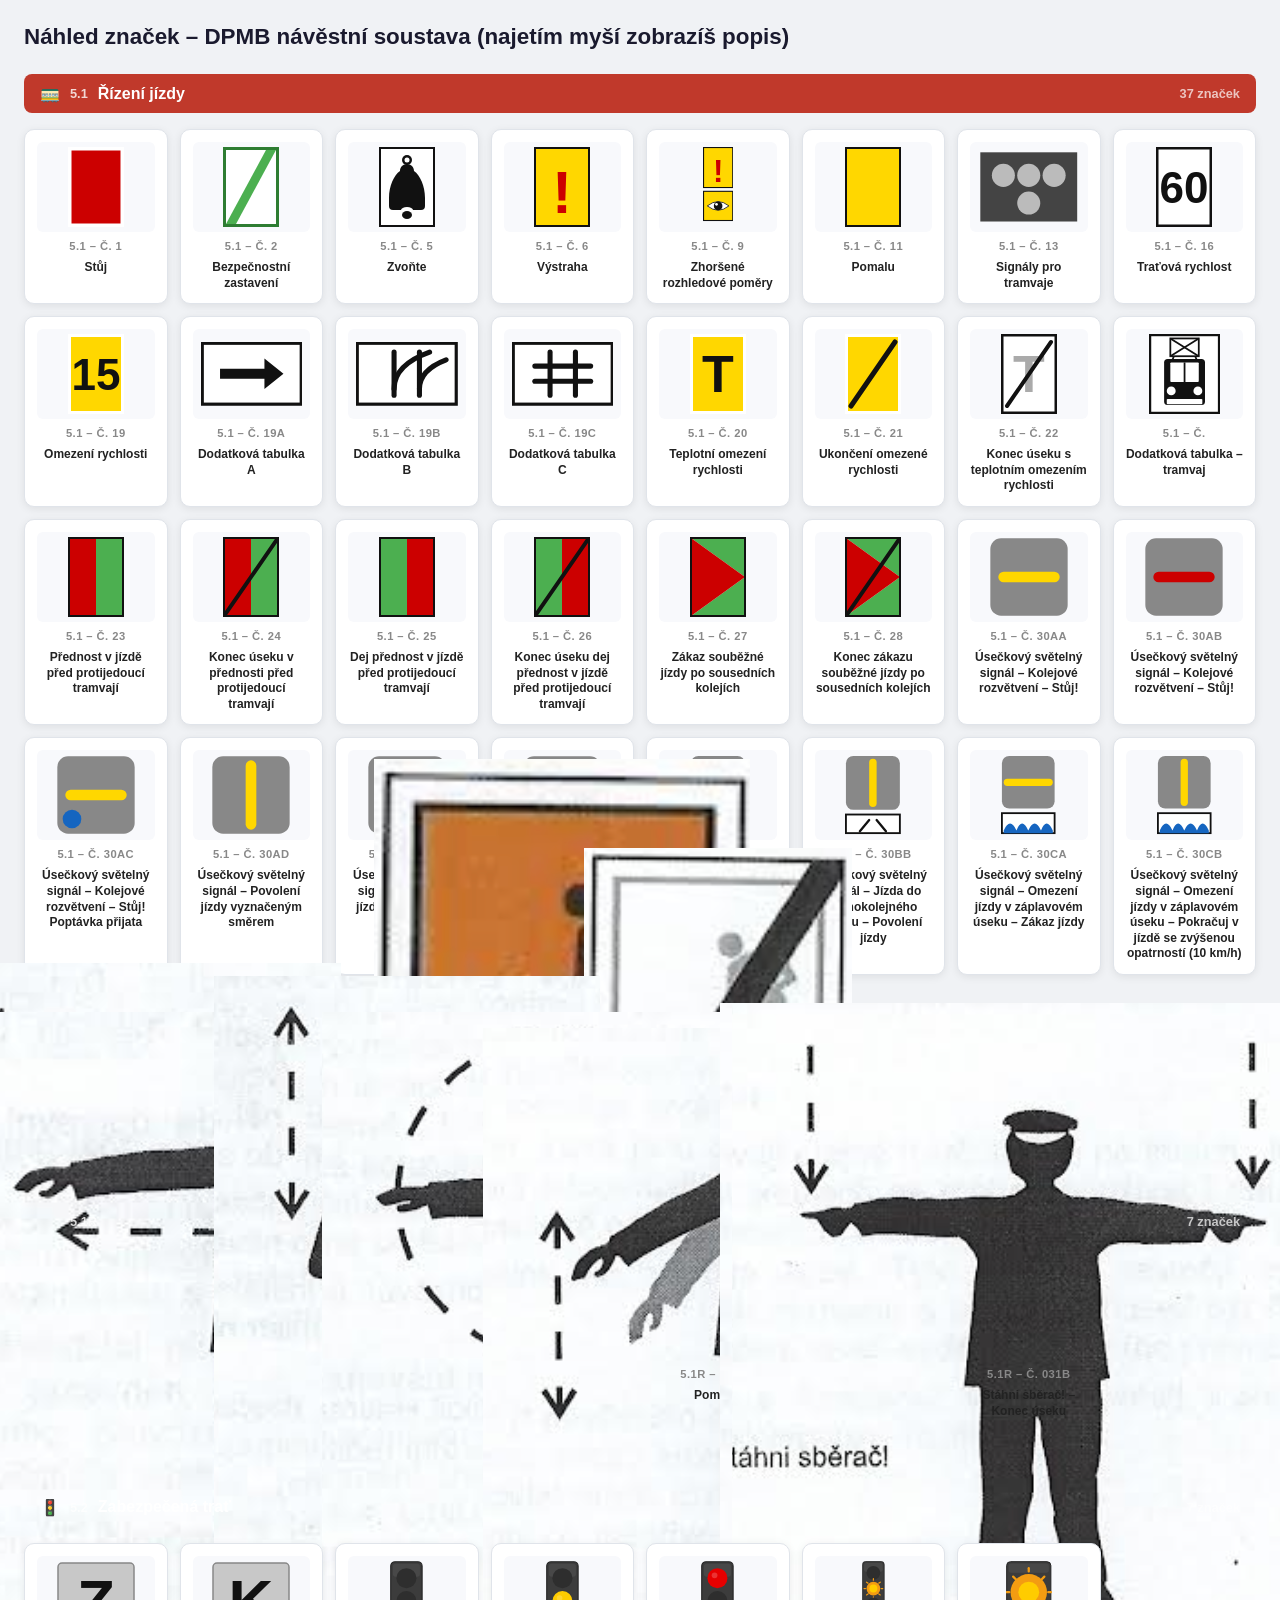
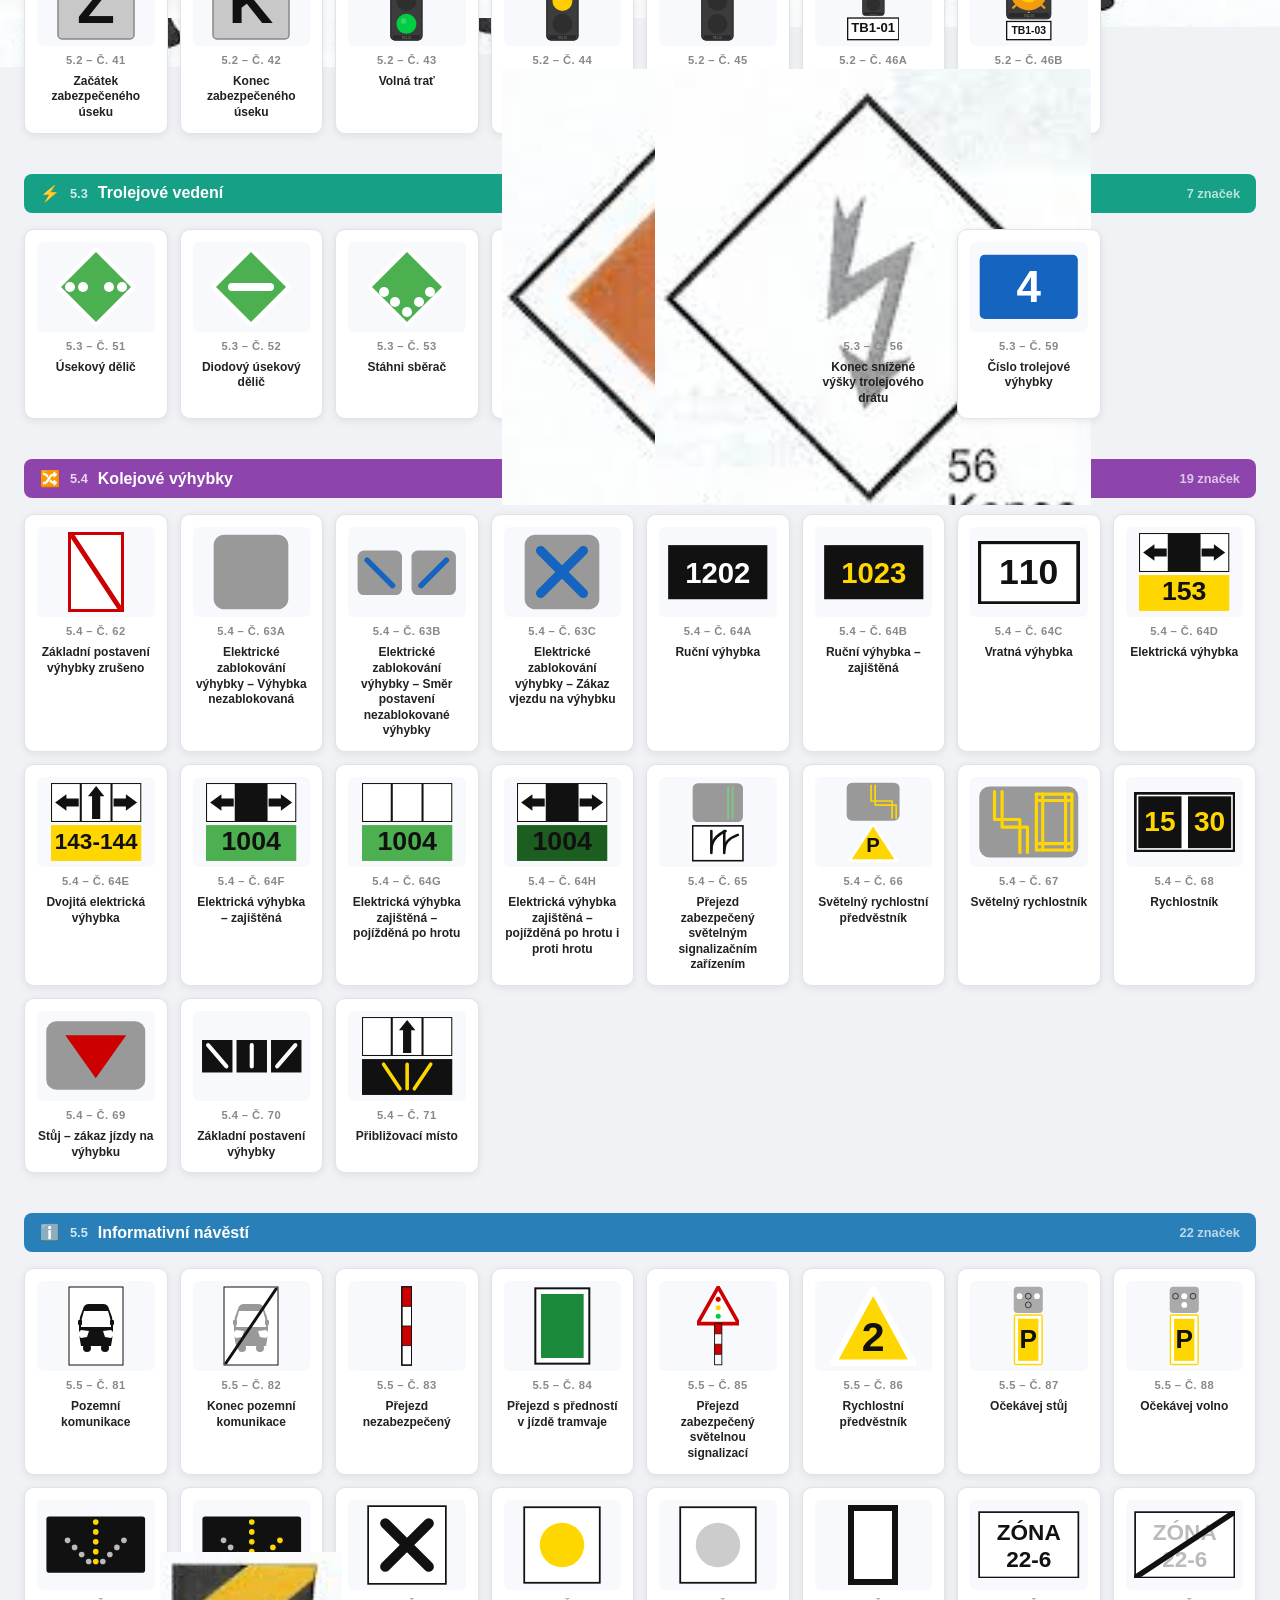
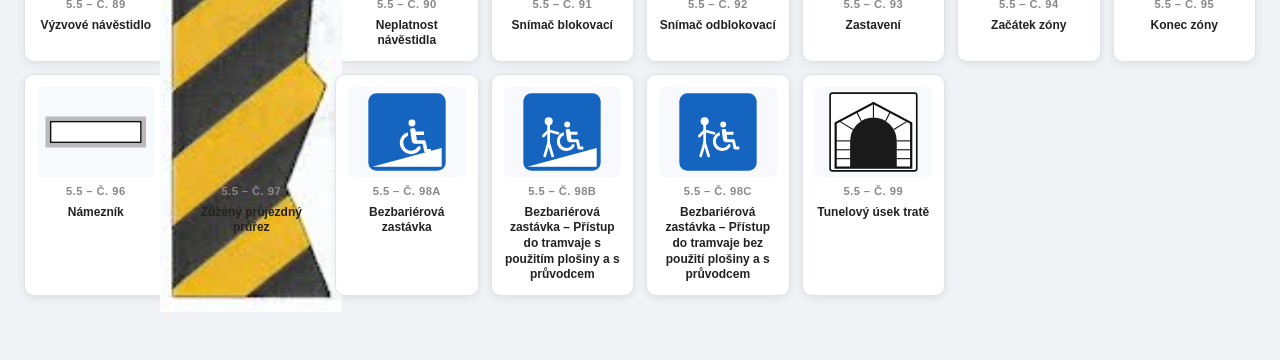
<file: app/znacky_preview.html>
<!DOCTYPE html>
<html lang="cs">
<head>
  <meta charset="UTF-8"/>
  <title>Náhled značek – DPMB</title>
  <style>
    * { box-sizing: border-box; margin: 0; padding: 0; }
    body { font-family: Arial, sans-serif; background: #f0f2f5; padding: 24px; }
    h1 { font-size: 1.4rem; margin-bottom: 24px; color: #1a1a2e; }

    .category {
      margin-bottom: 40px;
    }
    .category-header {
      display: flex;
      align-items: center;
      gap: 10px;
      padding: 10px 16px;
      border-radius: 8px;
      margin-bottom: 16px;
      color: white;
      font-weight: 700;
      font-size: 1rem;
    }
    .category-header .cat-num {
      font-size: 0.8rem;
      opacity: 0.8;
    }
    .category-header .cat-count {
      margin-left: auto;
      font-size: 0.8rem;
      opacity: 0.7;
    }

    .signs-grid {
      display: grid;
      grid-template-columns: repeat(auto-fill, minmax(140px, 1fr));
      gap: 12px;
    }

    .sign-card {
      background: white;
      border-radius: 10px;
      padding: 12px;
      display: flex;
      flex-direction: column;
      align-items: center;
      gap: 8px;
      box-shadow: 0 2px 8px rgba(0,0,0,0.08);
      border: 1px solid #e0e4ea;
    }
    .sign-svg-box {
      width: 100%;
      display: flex;
      align-items: center;
      justify-content: center;
      height: 90px;
      background: #f8f9fc;
      border-radius: 6px;
      padding: 8px;
    }
    .sign-svg-box svg {
      max-width: 100%;
      max-height: 80px;
      width: auto;
      height: auto;
    }
    .sign-num {
      font-size: 0.7rem;
      font-weight: 700;
      color: #888;
      text-transform: uppercase;
      letter-spacing: 0.04em;
    }
    .sign-name {
      font-size: 0.75rem;
      font-weight: 600;
      color: #222;
      text-align: center;
      line-height: 1.3;
    }
    .sign-card:hover { border-color: #aac; }
  </style>
</head>
<body>

<h1>Náhled značek – DPMB návěstní soustava (najetím myší zobrazíš popis)</h1>
<div id="preview"></div>

<script src="znacky_data.js"></script>
<script>
  const container = document.getElementById('preview');

  ZNACKY_DATA.categories.forEach(cat => {
    const section = document.createElement('div');
    section.className = 'category';

    const header = document.createElement('div');
    header.className = 'category-header';
    header.style.background = cat.color;
    header.innerHTML = `
      <span>${cat.icon}</span>
      <span class="cat-num">${cat.number}</span>
      <strong>${cat.name}</strong>
      <span class="cat-count">${cat.signs.length} značek</span>
    `;
    section.appendChild(header);

    const grid = document.createElement('div');
    grid.className = 'signs-grid';

    cat.signs.forEach(sign => {
      const card = document.createElement('div');
      card.className = 'sign-card';
      card.innerHTML = `
        <div class="sign-svg-box">${sign.svg}</div>
        <div class="sign-num">${cat.number} – č. ${sign.number}</div>
        <div class="sign-name">${sign.name}</div>
      `;
      grid.appendChild(card);
    });

    section.appendChild(grid);
    container.appendChild(section);
  });
</script>
</body>
</html>
</file>
<file: style.css>
/* ============================================================
   style.css – Šalina Brno – DPMB kvízová aplikace
   Barevné schéma: DPMB žlutá (#FFD100), tmavě námořní (#3a71b2), bílá
   ============================================================ */

/* ---- Proměnné ---- */
:root {
  --blue:       #3a71b2;
  --blue-dark:  #2d5a8e;
  --blue-mid:   #2d5a8e;
  --blue-light: #5a8ec8;
  --blue-pale:  #e8f0fb;
  --red:        #da2127;
  --red-dark:   #b81c21;
  --red-light:  #fde8e8;
  --white:      #ffffff;
  --gray-light: #f5f6fa;
  --gray-mid:   #dde3ec;
  --gray-dark:  #8899aa;
  --green:      #27ae60;
  --green-light:#d5f5e3;
  --wrong:      #e74c3c;
  --wrong-light:#fce4e4;
  --orange:     #f39c12;
  --radius:     16px;
  --radius-sm:  8px;
  --shadow:     0 4px 20px rgba(58,113,178,0.15);
  --shadow-lg:  0 8px 40px rgba(58,113,178,0.25);
  --transition: 0.25s ease;
  --font:       'Open Sans', 'Segoe UI', Arial, sans-serif;
}

/* ---- Reset & Base ---- */
*, *::before, *::after {
  box-sizing: border-box;
  margin: 0;
  padding: 0;
}

html {
  font-size: 16px;
  scroll-behavior: smooth;
}

body {
  font-family: var(--font);
  background: var(--gray-light);
  color: var(--blue);
  min-height: 100vh;
  min-height: 100dvh;
  overflow-x: hidden;
}

button {
  cursor: pointer;
  font-family: var(--font);
  border: none;
  outline: none;
  transition: transform var(--transition), box-shadow var(--transition), background var(--transition);
}

button:active {
  transform: scale(0.97);
}

/* ---- SVG Icon System ---- */
.icon {
  display: inline-block;
  width: 1em;
  height: 1em;
  vertical-align: -0.125em;
  flex-shrink: 0;
  overflow: visible;
  stroke: currentColor;
  fill: none;
  stroke-width: 2;
  stroke-linecap: round;
  stroke-linejoin: round;
}
.icon-lg {
  width: 1.3em;
  height: 1.3em;
  vertical-align: -0.2em;
}
.icon-section {
  width: 1.4em;
  height: 1.4em;
}
.icon-xl {
  width: 3.5em;
  height: 3.5em;
}
.icon-star-filled { fill: currentColor; }

/* ---- App Container ---- */
#app {
  max-width: 640px;
  margin: 0 auto;
  min-height: 100vh;
  min-height: 100dvh;
  position: relative;
}

/* ---- Screens ---- */
.screen {
  display: none;
  flex-direction: column;
  min-height: 100vh;
  min-height: 100dvh;
  animation: fadeIn 0.3s ease;
}

.screen.active {
  display: flex;
}

@keyframes fadeIn {
  from { opacity: 0; transform: translateY(8px); }
  to   { opacity: 1; transform: translateY(0); }
}

/* ---- Header ---- */
.screen-header {
  background: var(--blue);
  color: var(--white);
  padding: 12px 20px;
  display: flex;
  align-items: center;
  gap: 12px;
  position: sticky;
  top: 0;
  z-index: 100;
  box-shadow: 0 2px 10px rgba(0,0,0,0.3);
}

.header-logo {
  height: 28px;
  width: auto;
  flex-shrink: 0;
  margin-left: auto;
  background: white;
  border-radius: 6px;
  padding: 3px 8px;
}

.screen-header h2 {
  font-size: 1.2rem;
  font-weight: 700;
  flex: 1;
}

.btn-back {
  background: var(--blue-light);
  color: var(--white);
  border-radius: 50%;
  width: 40px;
  height: 40px;
  font-size: 1.1rem;
  line-height: 1;
  display: flex;
  align-items: center;
  justify-content: center;
  text-align: center;
  flex-shrink: 0;
}

.btn-back:hover {
  background: var(--wrong);
  color: var(--blue);
}

/* ---- Screen content ---- */
.screen-content {
  flex: 1;
  padding: 20px;
  overflow-y: auto;
}

/* ============================================================
   HOME SCREEN
   ============================================================ */
#screen-home {
  background: linear-gradient(160deg, var(--blue) 0%, var(--blue-dark) 60%, #25507d 100%);
}

.home-header {
  padding: clamp(16px, 5vh, 40px) 24px clamp(12px, 3vh, 28px);
  text-align: center;
  color: var(--white);
}

.home-logo-img {
  width: clamp(140px, 45vw, 220px);
  max-width: 75%;
  margin-bottom: clamp(8px, 1.5vh, 16px);
  background: var(--white);
  border-radius: 12px;
  padding: 12px 20px;
  box-shadow: 0 4px 20px rgba(0,0,0,0.2);
}

.home-subtitle {
  font-size: 1rem;
  color: rgba(255,255,255,0.85);
  margin-top: 0;
  font-weight: 600;
  letter-spacing: 0.3px;
}

.home-cards {
  padding: 0 16px clamp(12px, 2vh, 24px);
  display: flex;
  flex-direction: column;
  gap: clamp(8px, 1.5vh, 14px);
}

.section-card {
  background: var(--white);
  border-radius: var(--radius);
  padding: clamp(12px, 2vh, 20px) clamp(16px, 4vw, 24px);
  display: flex;
  align-items: center;
  gap: clamp(12px, 3vw, 18px);
  box-shadow: var(--shadow-lg);
  transition: transform var(--transition), box-shadow var(--transition);
  cursor: pointer;
  border: none;
  text-align: left;
  width: 100%;
}

.section-card:hover, .section-card:focus {
  transform: translateY(-3px);
  box-shadow: 0 12px 40px rgba(13,27,42,0.3);
}

.section-card-icon {
  font-size: 1.4rem;
  width: 40px;
  height: 40px;
  border-radius: 14px;
  display: flex;
  align-items: center;
  justify-content: center;
  flex-shrink: 0;
}

.card-a .section-card-icon { background: var(--blue-pale); }
.card-b .section-card-icon { background: var(--red-light); }
.card-c .section-card-icon { background: var(--blue-pale); }
.card-d .section-card-icon { background: #fef3c7; }
.card-d .section-card-icon .icon { stroke: #d97706; }

.section-card-text h3 {
  font-size: 1.1rem;
  font-weight: 800;
  color: var(--blue);
}

.section-card-text p {
  font-size: 1rem;
  color: var(--gray-dark);
  margin-top: 3px;
}

.home-settings-row {
  padding: 0 16px 32px;
  display: flex;
  justify-content: center;
}

.btn-settings {
  background: rgba(255,255,255,0.12);
  color: var(--white);
  border-radius: 24px;
  padding: 10px 24px;
  font-size: 1rem;
  border: 1px solid rgba(255,255,255,0.2);
  display: flex;
  align-items: center;
  gap: 8px;
}

.btn-settings:hover {
  background: rgba(255,255,255,0.22);
}

/* ============================================================
   LINE FILTER
   ============================================================ */
.filter-section {
  background: var(--white);
  border-radius: var(--radius);
  padding: 16px;
  margin-bottom: 16px;
  box-shadow: var(--shadow);
}

.filter-section h3 {
  font-size: 1rem;
  color: var(--gray-dark);
  text-transform: uppercase;
  letter-spacing: 0.5px;
  margin-bottom: 12px;
}

.filter-controls {
  display: flex;
  align-items: center;
  justify-content: space-between;
  margin-bottom: 10px;
}

.btn-select-all {
  font-size: 1rem;
  color: var(--blue-light);
  background: var(--gray-light);
  border-radius: 6px;
  padding: 5px 12px;
  border: 1px solid var(--gray-mid);
}

.line-filter-row {
  display: grid;
  grid-template-columns: repeat(auto-fill, minmax(72px, 1fr));
  gap: 8px;
  margin-bottom: 4px;
}

.line-filter-select-all {
  grid-column: 1 / -1;
  padding: 11px 16px;
  border-radius: var(--radius-sm);
  border: 2px solid var(--gray-mid);
  background: var(--white);
  cursor: pointer;
  font-size: 1rem;
  font-weight: 600;
  color: var(--blue);
  transition: all var(--transition);
  display: flex;
  align-items: center;
  gap: 10px;
  text-align: left;
}

.line-filter-select-all:hover {
  border-color: var(--blue);
}

.line-filter-select-all.selected {
  border-color: var(--blue);
  background: var(--blue-pale);
}

.line-filter-btn {
  width: 44px;
  height: 44px;
  border-radius: 10px;
  font-size: 1rem;
  font-weight: 700;
  background: var(--gray-mid);
  color: var(--gray-dark);
  border: 2px solid transparent;
  transition: all var(--transition);
}

.line-filter-btn.selected {
  background: var(--wrong);
  color: var(--white);
  border-color: var(--red-dark);
}

.line-filter-btn:hover {
  background: var(--wrong-light);
  border-color: var(--wrong);
  color: var(--blue);
}

/* ============================================================
   MODE PICKER (Kartičky / Kvíz)
   ============================================================ */
.mode-section {
  background: var(--white);
  border-radius: var(--radius);
  padding: 16px;
  margin-bottom: 16px;
  box-shadow: var(--shadow);
}

.mode-section h3 {
  font-size: 1rem;
  color: var(--gray-dark);
  text-transform: uppercase;
  letter-spacing: 0.5px;
  margin-bottom: 12px;
}

.mode-buttons {
  display: flex;
  gap: 10px;
}

.btn-primary {
  background: var(--red);
  color: var(--white);
  border-radius: var(--radius-sm);
  padding: 14px 24px;
  font-size: 1rem;
  font-weight: 700;
  width: 100%;
  text-align: center;
  box-shadow: 0 3px 12px rgba(218,33,39,0.3);
}

.btn-primary:hover {
  background: var(--red-dark);
  box-shadow: 0 5px 18px rgba(218,33,39,0.45);
  transform: translateY(-2px);
}

.btn-secondary {
  background: var(--blue);
  color: var(--white);
  border-radius: var(--radius-sm);
  padding: 14px 24px;
  font-size: 1rem;
  font-weight: 700;
  width: 100%;
  text-align: center;
}

.btn-secondary:hover {
  background: var(--blue-light);
  transform: translateY(-2px);
}

.start-section {
  display: flex;
  flex-direction: column;
  gap: 10px;
}

.mt-16 { margin-top: 16px; }

/* ============================================================
   FLASHCARDS
   ============================================================ */
.flashcard-container {
  display: flex;
  flex-direction: column;
  align-items: center;
  padding: 24px 20px;
  flex: 1;
}

.fc-counter {
  font-size: 1rem;
  color: var(--gray-dark);
  margin-bottom: 20px;
  font-weight: 600;
}

/* 3D card flip */
.fc-card-wrapper {
  width: 100%;
  max-width: 380px;
  height: 280px;
  perspective: 1200px;
  cursor: pointer;
  margin-bottom: 28px;
}

#fc-card {
  width: 100%;
  height: 100%;
  position: relative;
  transform-style: preserve-3d;
  transition: transform 0.6s cubic-bezier(0.4, 0, 0.2, 1);
}

#fc-card.flipped {
  transform: rotateY(180deg);
}

.fc-face {
  position: absolute;
  inset: 0;
  border-radius: var(--radius);
  display: flex;
  flex-direction: column;
  align-items: center;
  justify-content: center;
  padding: 24px;
  backface-visibility: hidden;
  -webkit-backface-visibility: hidden;
  box-shadow: var(--shadow-lg);
}

.fc-front {
  background: linear-gradient(135deg, var(--blue) 0%, var(--blue-mid) 100%);
  color: var(--white);
}

.fc-back {
  background: var(--red);
  color: var(--white);
  transform: rotateY(180deg);
}

#fc-front-text,
#fc-back-text {
  display: flex;
  flex-direction: column;
  align-items: center;
  justify-content: center;
  text-align: center;
  width: 100%;
}

.fc-line-num {
  font-size: 5rem;
  font-weight: 900;
  line-height: 1;
  color: var(--wrong);
}

.fc-back .fc-line-num {
  font-size: 2.5rem;
  color: var(--white);
  margin-bottom: 12px;
}

.fc-hint {
  font-size: 1rem;
  color: rgba(255,255,255,0.5);
  margin-top: 16px;
}

.fc-route {
  display: flex;
  flex-direction: column;
  align-items: center;
  gap: 4px;
  text-align: center;
}

.fc-from, .fc-to {
  font-size: 1.0rem;
  font-weight: 700;
}

.fc-arrow {
  font-size: 1.4rem;
  color: rgba(255,255,255,0.7);
}

.fc-stops-count {
  font-size: 1rem;
  color: rgba(255,255,255,0.7);
  margin-top: 10px;
}

.fc-nav {
  display: flex;
  gap: 16px;
  align-items: center;
}

.fc-nav-btn {
  background: var(--white);
  border-radius: 50%;
  width: 52px;
  height: 52px;
  font-size: 1.4rem;
  box-shadow: var(--shadow);
  display: flex;
  align-items: center;
  justify-content: center;
  color: var(--blue);
}

.fc-nav-btn:hover {
  background: var(--wrong);
}

.fc-flip-hint {
  font-size: 1rem;
  color: var(--gray-dark);
  margin-top: 14px;
}

.fc-flip-icon {
  display: block;
  width: 28px;
  height: 28px;
  margin-top: 12px;
  color: rgba(255,255,255,0.6);
}

/* ============================================================
   QUIZ SCREEN
   ============================================================ */
.quiz-header {
  background: var(--blue);
  color: var(--white);
  padding: 14px 20px 0;
}

.quiz-meta {
  display: flex;
  justify-content: space-between;
  align-items: center;
  margin-bottom: 10px;
}

.quiz-counter {
  font-size: 1rem;
  font-weight: 600;
}

.quiz-score-display {
  font-size: 1rem;
  font-weight: 700;
  color: var(--wrong);
}

.quiz-streak-display {
  font-size: 1rem;
  font-weight: 700;
  color: #ff9f43;
}

.quiz-progress-track {
  height: 6px;
  background: rgba(255,255,255,0.15);
  border-radius: 3px;
  overflow: hidden;
  margin-bottom: -1px;
}

#quiz-progress-bar {
  height: 100%;
  background: var(--wrong);
  border-radius: 3px;
  transition: width 0.5s ease;
}

#quiz-container {
  padding: 20px;
  flex: 1;
  overflow-y: auto;
}

#quiz-container.flash-correct {
  animation: flashGreen 0.6s ease;
}

#quiz-container.flash-wrong {
  animation: flashRed 0.6s ease;
}

@keyframes flashGreen {
  0% { background: transparent; }
  30% { background: rgba(39,174,96,0.15); }
  100% { background: transparent; }
}

@keyframes flashRed {
  0%  { background: transparent; transform: translateX(0); }
  20% { background: rgba(231,76,60,0.15); transform: translateX(-6px); }
  40% { transform: translateX(6px); }
  60% { transform: translateX(-4px); }
  80% { transform: translateX(4px); }
  100% { background: transparent; transform: translateX(0); }
}

.quiz-question {
  font-size: 1.1rem;
  font-weight: 700;
  color: var(--blue);
  margin-bottom: 20px;
  line-height: 1.5;
  white-space: pre-line;
  background: var(--white);
  border-radius: var(--radius);
  padding: 18px;
  box-shadow: var(--shadow);
  border-left: 5px solid var(--red);
}

.quiz-options {
  display: flex;
  flex-direction: column;
  gap: 10px;
}

.quiz-option-btn {
  background: var(--white);
  color: var(--blue);
  border-radius: var(--radius-sm);
  padding: 16px 20px;
  font-size: 1rem;
  font-weight: 500;
  text-align: left;
  border: 2px solid var(--gray-mid);
  box-shadow: 0 2px 8px rgba(0,0,0,0.07);
  transition: all var(--transition);
  min-height: 56px;
  line-height: 1.4;
}

.quiz-option-btn:hover:not(:disabled) {
  border-color: var(--blue);
  background: var(--blue-pale);
  transform: translateX(4px);
}

.quiz-option-btn.correct {
  background: var(--green-light);
  border-color: var(--green);
  color: #1a6e3a;
  font-weight: 700;
}

.quiz-option-btn.wrong {
  background: var(--wrong-light);
  border-color: var(--wrong);
  color: #922b21;
  font-weight: 700;
}

.quiz-option-btn:disabled {
  cursor: default;
}

.quiz-explanation {
  margin-top: 16px;
  border-radius: var(--radius-sm);
  padding: 14px 16px;
  font-size: 1rem;
  line-height: 1.5;
}

.quiz-explanation.correct {
  background: var(--green-light);
  border-left: 4px solid var(--green);
  color: #1a6e3a;
}

.quiz-explanation.wrong {
  background: var(--wrong-light);
  border-left: 4px solid var(--wrong);
  color: #922b21;
}

.btn-next {
  margin-top: 16px;
  background: var(--blue);
  color: var(--white);
  border-radius: var(--radius-sm);
  padding: 16px;
  font-size: 1rem;
  font-weight: 700;
  width: 100%;
  text-align: center;
}

.btn-next:hover {
  background: var(--blue-light);
  transform: translateY(-2px);
}

/* Ordering question */
.ordering-container { margin-top: 8px; }

.ordering-hint {
  font-size: 1rem;
  color: var(--gray-dark);
  margin: 0 0 10px;
}

.ordering-dnd-list {
  display: flex;
  flex-direction: column;
  gap: 6px;
  margin-bottom: 14px;
}

.ordering-dnd-item {
  display: flex;
  align-items: center;
  gap: 10px;
  padding: 12px 14px;
  background: var(--white);
  border: 2px solid var(--blue-light);
  border-radius: var(--radius-sm);
  font-size: 1rem;
  font-weight: 600;
  color: var(--blue);
  cursor: grab;
  user-select: none;
  touch-action: none;
  transition: background 0.15s, box-shadow 0.15s;
}

.ordering-dnd-item:active { cursor: grabbing; }

.ordering-dnd-item.dragging {
  opacity: 0.45;
  box-shadow: 0 4px 16px rgba(0,0,0,0.18);
}

.ordering-dnd-item.drag-over {
  border-color: var(--blue);
  background: #e8f0ff;
}

.ordering-dnd-item.correct {
  background: var(--green-light);
  border-color: var(--green);
  color: #1a6e3a;
  cursor: default;
}

.ordering-dnd-item.wrong {
  background: var(--wrong-light);
  border-color: var(--wrong);
  color: #922b21;
  cursor: default;
}

.dnd-handle { color: var(--gray-dark); font-size: 1rem; flex-shrink: 0; }
.dnd-num { font-size: 1rem; color: var(--gray-dark); min-width: 20px; flex-shrink: 0; }
.dnd-stop { flex: 1; }

.ordering-confirm { width: 100%; margin-top: 4px; }

/* Multi-select */
.multiselect-container {
  display: flex;
  flex-direction: column;
  gap: 10px;
}

.multiselect-label {
  display: flex;
  align-items: center;
  gap: 12px;
  background: var(--white);
  border-radius: var(--radius-sm);
  padding: 14px 16px;
  font-size: 1rem;
  border: 2px solid var(--gray-mid);
  cursor: pointer;
  transition: all var(--transition);
}

.multiselect-label:hover {
  border-color: var(--wrong);
  background: var(--wrong-light);
}

.multiselect-label.correct {
  background: var(--green-light);
  border-color: var(--green);
  color: #1a6e3a;
}

.multiselect-label.wrong {
  background: var(--wrong-light);
  border-color: var(--wrong);
  color: #922b21;
}

.multiselect-cb {
  width: 20px;
  height: 20px;
  accent-color: var(--wrong);
  cursor: pointer;
}

/* ============================================================
   SECTION C – PROCVIČ LINKU
   ============================================================ */
#line-buttons {
  display: grid;
  grid-template-columns: repeat(auto-fill, minmax(72px, 1fr));
  gap: 8px;
  margin-bottom: 20px;
}

.line-big-btn {
  padding: 14px 8px;
  border-radius: var(--radius-sm);
  border: 2px solid var(--gray-mid);
  background: var(--white);
  text-align: center;
  cursor: pointer;
  transition: all var(--transition);
  display: flex;
  align-items: center;
  justify-content: center;
}

.line-big-btn:hover {
  border-color: var(--blue);
}

.line-big-btn .line-num {
  font-size: 1.6rem;
  font-weight: 900;
  color: var(--blue);
}

.line-big-btn.filter-active {
  border-color: var(--blue);
  background: var(--blue-pale);
}

.line-big-btn.filter-active .line-num {
  color: var(--blue-dark);
}

#practice-line-info {
  background: var(--white);
  border-radius: var(--radius);
  padding: 20px;
  margin-bottom: 20px;
  box-shadow: var(--shadow);
  border-left: 5px solid var(--red);
  display: none;
}

#practice-line-info h3 {
  font-size: 1.5rem;
  font-weight: 900;
  color: var(--blue);
  margin-bottom: 8px;
}

.practice-route {
  display: flex;
  flex-direction: column;
  gap: 4px;
  margin-bottom: 10px;
}

.practice-route-stop {
  font-size: 1rem;
  font-weight: 600;
  color: var(--blue-mid);
}

.practice-route-arrow {
  font-size: 1.2rem;
  color: var(--red-dark);
  font-weight: 900;
}

.practice-stop-count {
  font-size: 1rem;
  color: var(--gray-dark);
  margin-top: 4px;
}

.practice-modes {
  display: flex;
  flex-direction: column;
  gap: 10px;
}

.btn-mode {
  border-radius: var(--radius-sm);
  padding: 16px 20px;
  font-size: 1rem;
  font-weight: 700;
  display: flex;
  align-items: center;
  gap: 12px;
  text-align: left;
  transition: all var(--transition);
}

.btn-mode:hover {
  transform: translateX(4px);
}

.btn-mode-audio {
  background: linear-gradient(135deg, var(--blue) 0%, var(--blue-mid) 100%);
  color: var(--white);
  box-shadow: 0 4px 16px rgba(13,27,42,0.2);
}

.btn-mode-quiz {
  background: var(--red);
  color: var(--white);
  box-shadow: 0 4px 16px rgba(218,33,39,0.3);
}

.btn-mode-cards {
  background: linear-gradient(135deg, var(--blue-dark) 0%, var(--blue) 100%);
  color: var(--white);
  box-shadow: 0 4px 16px rgba(58,113,178,0.3);
}

/* Krokové hlavičky – sdílené pro všechny sekce */
.step-header {
  display: flex;
  align-items: center;
  gap: 10px;
  margin-bottom: 10px;
}
.step-header h3 { margin: 0; font-size: 1rem; }
.step-num {
  width: 26px;
  height: 26px;
  border-radius: 50%;
  background: var(--blue);
  color: var(--white);
  font-size: 1rem;
  font-weight: 700;
  display: flex;
  align-items: center;
  justify-content: center;
  flex-shrink: 0;
}
.step-hint {
  font-size: 1rem;
  color: var(--gray-dark);
  margin: 1px 0 0;
}
.hub-selection-summary {
  font-size: 1rem;
  color: var(--blue);
  font-weight: 600;
  margin-top: 8px;
  min-height: 1.2em;
}
.hub-selection-summary.empty { color: var(--gray-dark); font-weight: 400; }

.hub-type-filter {
  display: flex;
  flex-direction: column;
  gap: 6px;
}
.hub-type-btn {
  padding: 11px 16px;
  border-radius: var(--radius-sm);
  border: 2px solid var(--gray-mid);
  background: var(--white);
  color: var(--gray-dark);
  font-size: 1rem;
  font-weight: 600;
  cursor: pointer;
  transition: all var(--transition);
  display: flex;
  align-items: center;
  gap: 10px;
  text-align: left;
}
.hub-type-btn::before {
  content: '☐';
  font-size: 1.4rem;
  line-height: 1;
  flex-shrink: 0;
  color: var(--gray-dark);
}
.hub-type-btn.active {
  border-color: var(--blue);
  background: var(--blue-pale);
  color: var(--blue);
}
.hub-type-btn.active::before {
  content: '☑';
  color: var(--blue);
}
.hub-start-hint {
  font-size: 1rem;
  color: var(--gray-dark);
  text-align: center;
  margin-bottom: 8px;
}

.hub-buttons {
  display: flex;
  flex-direction: column;
  gap: 6px;
  margin-bottom: 4px;
}
.hub-node-btn {
  padding: 11px 16px;
  border-radius: var(--radius-sm);
  border: 2px solid var(--gray-mid);
  background: var(--white);
  text-align: left;
  font-size: 1rem;
  font-weight: 600;
  color: var(--blue);
  cursor: pointer;
  transition: all var(--transition);
  display: flex;
  align-items: center;
  gap: 10px;
}
.hub-node-btn .hub-node-check {
  font-size: 1.4rem;
  flex-shrink: 0;
  color: var(--gray-dark);
}
.hub-node-btn.active {
  border-color: var(--blue);
  background: var(--blue-pale);
  color: var(--blue);
}
.hub-node-btn.active .hub-node-check {
  color: var(--blue);
}
.hub-info {
  background: var(--white);
  border-radius: var(--radius);
  box-shadow: var(--shadow);
  padding: 14px 16px;
  margin-bottom: 16px;
}
.hub-info h3 { margin: 0 0 10px; color: var(--blue); font-size: 1rem; }
.hub-info-row {
  display: flex;
  gap: 8px;
  padding: 5px 0;
  border-bottom: 1px solid var(--gray-mid);
  font-size: 1rem;
}
.hub-info-row:last-child { border-bottom: none; }
.hub-info-label { font-weight: 700; white-space: nowrap; min-width: 100px; }
.hub-info-lines { color: var(--gray-dark); }

.btn-mode-audioquiz {
  background: linear-gradient(135deg, #6c3483 0%, #8e44ad 100%);
  color: var(--white);
  box-shadow: 0 4px 16px rgba(108,52,131,0.3);
}

.btn-mode-icon {
  font-size: 1.5rem;
}

.btn-mode-text h4 {
  font-size: 1rem;
  margin-bottom: 2px;
}

.btn-mode-text p {
  font-size: 1rem;
  opacity: 0.75;
  font-weight: 400;
}

/* ============================================================
   AUDIO SCREEN
   ============================================================ */
.audio-header-info {
  background: var(--blue);
  padding: 16px 20px 20px;
  color: var(--white);
}

.audio-line-title {
  font-size: 1.5rem;
  font-weight: 900;
  color: var(--wrong);
}

.audio-line-route {
  font-size: 1rem;
  color: rgba(255,255,255,0.7);
  margin-top: 4px;
}

.audio-controls {
  background: var(--blue-mid);
  padding: 14px 20px;
  display: flex;
  flex-direction: column;
  gap: 12px;
}

.audio-progress-row {
  display: flex;
  align-items: center;
  gap: 12px;
}

.audio-progress-track {
  flex: 1;
  height: 6px;
  background: rgba(255,255,255,0.15);
  border-radius: 3px;
  overflow: hidden;
}

#audio-progress-bar {
  height: 100%;
  background: var(--wrong);
  border-radius: 3px;
  transition: width 0.4s ease;
  width: 0%;
}

#audio-progress-text {
  font-size: 1rem;
  color: rgba(255,255,255,0.6);
  white-space: nowrap;
  min-width: 90px;
  text-align: right;
}

.audio-btns-row {
  display: flex;
  align-items: center;
  gap: 10px;
  flex-wrap: wrap;
}

.btn-play {
  background: var(--green);
  color: var(--white);
  border-radius: var(--radius-sm);
  padding: 12px;
  font-size: 1rem;
  font-weight: 700;
}

.btn-play.paused {
  background: var(--green);
  color: var(--white);
}

.btn-play:hover {
  opacity: 0.9;
}

.speed-controls {
  display: flex;
  align-items: center;
  gap: 6px;
  flex-wrap: wrap;
}

.speed-label {
  font-size: 1rem;
  color: rgba(255,255,255,0.5);
  white-space: nowrap;
  margin-right: 2px;
}

.speed-btn {
  display: flex;
  align-items: center;
  gap: 5px;
  background: rgba(255,255,255,0.1);
  color: rgba(255,255,255,0.7);
  border-radius: 6px;
  padding: 7px 11px;
  font-size: 1rem;
  font-weight: 600;
  border: 1px solid rgba(255,255,255,0.2);
  white-space: nowrap;
}

.speed-btn.active {
  background: rgba(255,255,255,0.9);
  color: var(--blue);
  border-color: transparent;
  font-weight: 700;
}

.loop-btn {}
.loop-btn.active {
  background: var(--blue-light);
  color: var(--white);
  border-color: var(--blue-light);
}

.audio-stop-list-container {
  flex: 1;
  overflow-y: auto;
  padding: 12px 16px;
  background: var(--gray-light);
}

.audio-stop-list {
  list-style: none;
  display: flex;
  flex-direction: column;
  gap: 2px;
}

.audio-stop-item {
  display: flex;
  align-items: center;
  gap: 12px;
  padding: 10px 14px;
  border-radius: var(--radius-sm);
  transition: all 0.3s ease;
  background: var(--white);
  border: 2px solid transparent;
}

.audio-stop-item.current {
  background: var(--wrong);
  border-color: var(--red-dark);
  transform: scale(1.02);
  box-shadow: 0 4px 16px rgba(255,209,0,0.4);
  z-index: 1;
  position: relative;
}

.stop-num {
  font-size: 1rem;
  color: var(--gray-dark);
  min-width: 24px;
  font-weight: 600;
}

.audio-stop-item.current .stop-num {
  color: var(--blue);
}

.stop-name {
  font-size: 1rem;
  color: var(--blue);
  font-weight: 500;
}

.audio-stop-item.current .stop-name {
  font-weight: 800;
  color: var(--blue);
}

.audio-footer {
  background: var(--blue-mid);
  padding: 12px 16px;
  display: flex;
  gap: 10px;
}

.btn-audio-action {
  flex: 1;
  border-radius: var(--radius-sm);
  padding: 12px;
  font-size: 1rem;
  font-weight: 700;
  text-align: center;
}

.btn-audio-restart {
  background: rgba(255,255,255,0.1);
  color: var(--white);
  border: 1px solid rgba(255,255,255,0.2);
}

.btn-audio-quiz {
  background: var(--wrong);
  color: var(--blue);
}

#audio-finished-banner {
  display: none;
  background: var(--green);
  color: var(--white);
  text-align: center;
  padding: 12px;
  font-weight: 700;
  font-size: 1rem;
}

/* ============================================================
   RESULTS SCREEN
   ============================================================ */
.results-container {
  padding: 28px 20px;
  display: flex;
  flex-direction: column;
  align-items: center;
  gap: 20px;
  flex: 1;
}

.result-trophy {
  color: var(--blue);
}

.result-score-big {
  text-align: center;
}

.result-score-big .score-num {
  font-size: 3rem;
  font-weight: 900;
  color: var(--blue);
}

.result-score-big .score-pct {
  font-size: 1.2rem;
  color: var(--gray-dark);
  margin-top: 4px;
}

.result-stars {
  display: flex;
  gap: 6px;
  font-size: 2rem;
  color: var(--gray-mid);
}
.result-stars .icon-star-filled {
  color: var(--orange);
  stroke: var(--orange);
  fill: var(--orange);
}
.result-stars .icon {
  width: 2rem;
  height: 2rem;
}

.result-stats {
  background: var(--white);
  border-radius: var(--radius);
  padding: 20px;
  width: 100%;
  box-shadow: var(--shadow);
  display: flex;
  flex-direction: column;
  gap: 10px;
}

.result-stat {
  font-size: 1rem;
  font-weight: 600;
  padding: 8px 0;
  border-bottom: 1px solid var(--gray-light);
  display: flex;
  align-items: center;
  gap: 8px;
}
#result-correct .icon { color: var(--green); }
#result-wrong .icon   { color: var(--red); }
#result-streak .icon  { color: var(--orange); }

.result-stat:last-child {
  border-bottom: none;
}

.result-wrong-section {
  width: 100%;
}

.result-wrong-section h3 {
  font-size: 1rem;
  font-weight: 700;
  color: var(--blue);
  margin-bottom: 12px;
}

.wrong-item {
  background: var(--white);
  border-radius: var(--radius-sm);
  padding: 14px;
  margin-bottom: 8px;
  border-left: 4px solid var(--red);
  box-shadow: var(--shadow);
}

.wrong-q {
  font-size: 1rem;
  color: var(--gray-dark);
  margin-bottom: 6px;
  white-space: pre-line;
}

.wrong-ans {
  font-size: 1rem;
  color: var(--blue);
}

.all-correct {
  text-align: center;
  font-size: 1.1rem;
  font-weight: 600;
  color: var(--green);
  padding: 20px;
  background: var(--green-light);
  border-radius: var(--radius);
}

.result-buttons {
  width: 100%;
  display: flex;
  flex-direction: column;
  gap: 10px;
}

/* ============================================================
   SETTINGS SCREEN
   ============================================================ */
.settings-section {
  background: var(--white);
  border-radius: var(--radius);
  padding: 18px;
  margin-bottom: 14px;
  box-shadow: var(--shadow);
}

.settings-section h3 {
  font-size: 1rem;
  font-weight: 700;
  color: var(--blue);
  margin-bottom: 14px;
  padding-bottom: 10px;
  border-bottom: 2px solid var(--gray-light);
}

.session-length-row {
  display: flex;
  gap: 8px;
  flex-wrap: wrap;
}

.session-length-inline {
  display: flex;
  align-items: center;
  gap: 10px;
  padding: 12px 0 4px;
  flex-wrap: wrap;
}
.session-length-label {
  font-size: 1rem;
  font-weight: 600;
  color: var(--gray-dark);
  white-space: nowrap;
}
.session-btns-inline {
  display: flex;
  gap: 6px;
}
.session-btns-inline .session-btn {
  flex: none;
  min-width: 44px;
  padding: 7px 10px;
  font-size: 1rem;
}

.session-btn {
  flex: 1;
  min-width: 60px;
  padding: 12px 8px;
  border-radius: var(--radius-sm);
  font-size: 1rem;
  font-weight: 700;
  background: var(--gray-light);
  color: var(--gray-dark);
  border: 2px solid transparent;
}

.session-btn.active {
  background: var(--wrong);
  color: var(--blue);
  border-color: var(--red-dark);
}

.type-toggle-list {
  display: flex;
  flex-direction: column;
  gap: 10px;
}

.type-toggle-item {
  display: flex;
  align-items: center;
  gap: 12px;
  cursor: pointer;
  padding: 8px 0;
}

.type-toggle-item input[type="checkbox"] {
  width: 20px;
  height: 20px;
  accent-color: var(--wrong);
  cursor: pointer;
}

.type-toggle-item span {
  font-size: 1rem;
  color: var(--blue);
}

/* ---- Voice selector ---- */
.voice-hint {
  font-size: 1rem;
  color: var(--gray-dark);
  margin-bottom: 10px;
  line-height: 1.4;
}
.voice-select-row {
  display: flex;
  gap: 8px;
  align-items: center;
}
.voice-select {
  flex: 1;
  padding: 10px 12px;
  border: 1.5px solid var(--gray-mid);
  border-radius: var(--radius-sm);
  font-family: var(--font);
  font-size: 1rem;
  color: var(--blue);
  background: var(--white);
  appearance: none;
  cursor: pointer;
}
.voice-select:focus {
  outline: none;
  border-color: var(--blue);
}
.btn-voice-test {
  display: flex;
  align-items: center;
  gap: 6px;
  padding: 10px 14px;
  background: var(--blue-pale);
  color: var(--blue);
  border-radius: var(--radius-sm);
  font-size: 1rem;
  font-weight: 600;
  white-space: nowrap;
  border: 1.5px solid var(--blue-light);
}
.btn-voice-test:hover { background: var(--blue-light); color: var(--white); }

/* ============================================================
   SHARED COMPONENTS
   ============================================================ */
.info-box {
  background: var(--wrong-light);
  border-radius: var(--radius-sm);
  padding: 12px 16px;
  font-size: 1rem;
  color: var(--blue);
  border-left: 4px solid var(--red);
  margin-bottom: 14px;
}

.divider {
  height: 1px;
  background: var(--gray-mid);
  margin: 16px 0;
}

/* ============================================================
   RESPONSIVE
   ============================================================ */

/* --- Tablet (768px+) --- */
@media (min-width: 768px) {
  #app { max-width: 860px; }

  .home-header { padding: 48px 40px 32px; }
  .home-logo-img { width: 240px; }
  .home-cards {
    display: grid;
    grid-template-columns: 1fr 1fr;
    padding: 0 24px 32px;
    gap: 16px;
  }
  .section-card { padding: 24px 28px; }
  .section-card-icon { width: 56px; height: 56px; }
  .section-card-text h3 { font-size: 1.2rem; }
  .section-card-text p { font-size: 1rem; }

  .screen-content { padding: 28px 40px; }
  .screen-header { padding: 14px 32px; }

  .quiz-question { font-size: 1.2rem; padding: 22px; }
  .quiz-option-btn { padding: 18px 24px; font-size: 1rem; }

  .results-container { padding: 40px; max-width: 600px; margin: 0 auto; }

  .fc-card-wrapper { max-width: 480px; }
  .fc-line-num { font-size: 7rem; }
}

/* --- Malé telefony (max 480px) --- */
@media (max-width: 480px) {
  .section-card-icon { width: 44px; height: 44px; }
  .section-card-text h3 { font-size: 1rem; }
  .section-card-text p { font-size: 1rem; }

  .quiz-question { font-size: 1rem; padding: 14px; }
  .quiz-option-btn { padding: 14px 16px; font-size: 1rem; }
  #line-buttons, .line-filter-row { grid-template-columns: repeat(auto-fill, minmax(60px, 1fr)); gap: 6px; }
  .fc-card-wrapper { height: 240px; }
  .fc-line-num { font-size: 4rem; }

  .screen-content { padding: 16px; }
  .filter-section { padding: 12px; margin-bottom: 12px; }
  .hub-type-btn { padding: 8px 13px; font-size: 1rem; }
}

/* --- Velmi malé telefony (iPhone 5, max 360px) --- */
@media (max-width: 360px) {
  .section-card-icon { width: 38px; height: 38px; }
  .section-card-text h3 { font-size: 1rem; }
  .section-card-text p { font-size: 1rem; }

  .screen-content { padding: 12px; }
  .results-container { padding: 16px 12px; }
  .step-num { width: 22px; height: 22px; font-size: 1rem; }
  .hub-type-btn { padding: 7px 10px; font-size: 1rem; }
  .btn-primary, .btn-secondary { padding: 12px 20px; font-size: 1rem; }
  .quiz-question { font-size: 1rem; padding: 12px; }
  .quiz-option-btn { padding: 12px 14px; font-size: 1rem; }
}

/* --- Nízké obrazovky (krajina nebo iPhone 5 výška) --- */
@media (max-height: 600px) {
  .home-header { padding: 10px 16px 8px; }
  .home-logo-img { width: 120px; margin-bottom: 4px; }
  .home-subtitle { font-size: 1rem; }
  .home-cards { gap: 6px; padding-bottom: 8px; }
  .section-card { padding: 9px 14px; gap: 10px; }
  .section-card-text p { display: none; }
  .tab-panel { padding-top: 8px; }
}

/* ============================================================
   SCROLLBAR styling (Webkit)
   ============================================================ */
::-webkit-scrollbar { width: 6px; }
::-webkit-scrollbar-track { background: transparent; }
::-webkit-scrollbar-thumb { background: var(--gray-mid); border-radius: 3px; }
::-webkit-scrollbar-thumb:hover { background: var(--gray-dark); }

/* ============================================================
   UTILITIES
   ============================================================ */
.text-center { text-align: center; }
.text-muted { color: var(--gray-dark); font-size: 1rem; }
.mt-8 { margin-top: 8px; }
.mb-8 { margin-bottom: 8px; }
.mt-20 { margin-top: 20px; }

/* ========================================================
   NAHLÁSIT CHYBU – BUTTON + MODAL
======================================================== */

.btn-report-inline {
  display: block;
  background: none;
  border: none;
  color: #aaa;
  font-size: 1rem;
  padding: 4px 0 12px;
  cursor: pointer;
  text-align: left;
  transition: color 0.2s;
}
.btn-report-inline:hover { color: #e67e22; }

/* Overlay */
.modal-overlay {
  position: fixed;
  inset: 0;
  background: rgba(0,0,0,0.6);
  display: flex;
  align-items: center;
  justify-content: center;
  z-index: 1000;
  padding: 16px;
}

.modal-box {
  background: #fff;
  border-radius: 16px;
  width: 100%;
  max-width: 480px;
  max-height: 90vh;
  overflow-y: auto;
  box-shadow: 0 8px 40px rgba(0,0,0,0.3);
}

.modal-header {
  display: flex;
  align-items: center;
  justify-content: space-between;
  padding: 16px 20px;
  border-bottom: 1px solid #eee;
}
.modal-header h3 { margin: 0; font-size: 1.1rem; color: #3a71b2; }

.modal-close {
  background: none;
  border: none;
  font-size: 1.2rem;
  cursor: pointer;
  color: #666;
  padding: 4px 8px;
  border-radius: 6px;
}
.modal-close:hover { background: #f0f0f0; }

.modal-body { padding: 16px 20px 24px; }

.report-question-preview {
  background: #f5f7fa;
  border-left: 4px solid #FFD100;
  border-radius: 0 8px 8px 0;
  padding: 10px 12px;
  font-size: 1rem;
  color: #444;
  margin-bottom: 16px;
  white-space: pre-wrap;
  line-height: 1.4;
}

.report-label {
  font-weight: 600;
  font-size: 1rem;
  color: #3a71b2;
  margin: 0 0 8px;
}

.report-categories {
  display: flex;
  flex-direction: column;
  gap: 8px;
  margin-bottom: 16px;
}

.report-cat {
  background: #f5f7fa;
  border: 2px solid #e0e0e0;
  border-radius: 10px;
  padding: 10px 14px;
  text-align: left;
  cursor: pointer;
  font-size: 1rem;
  color: #333;
  transition: border-color 0.15s, background 0.15s;
}
.report-cat:hover { border-color: #FFD100; background: #fffbe6; }
.report-cat.selected { border-color: #FFD100; background: #FFF8CC; font-weight: 600; color: #3a71b2; }

#report-desc {
  width: 100%;
  border: 2px solid #e0e0e0;
  border-radius: 10px;
  padding: 10px 12px;
  font-size: 1rem;
  font-family: inherit;
  resize: vertical;
  margin-bottom: 16px;
  box-sizing: border-box;
  transition: border-color 0.15s;
}
#report-desc:focus { outline: none; border-color: #FFD100; }

.btn-report-send {
  width: 100%;
  padding: 12px;
  font-size: 1rem;
}

.report-status {
  margin-top: 12px;
  padding: 10px 14px;
  border-radius: 8px;
  font-size: 1rem;
  text-align: center;
}
.report-status.success { background: #e6f9ed; color: #1a7a3a; }
.report-status.error   { background: #fdecea; color: #c0392b; }

/* ========================================================
   AUDIO – POMALÝ REŽIM (ŽELVIČKA): ZOPAKOVAT / DALŠÍ
======================================================== */

#audio-turtle-controls {
  display: none;
  gap: 12px;
  justify-content: center;
  padding: 12px 20px 4px;
  animation: fadeIn 0.2s ease;
}

.btn-turtle-repeat,
.btn-turtle-next {
  flex: 1;
  max-width: 200px;
  padding: 12px 16px;
  border: none;
  border-radius: 12px;
  font-size: 1rem;
  font-weight: 600;
  cursor: pointer;
  transition: transform 0.1s, opacity 0.2s;
}
.btn-turtle-repeat:active,
.btn-turtle-next:active { transform: scale(0.97); }

.btn-turtle-repeat {
  background: #f0f0f0;
  color: #333;
}
.btn-turtle-repeat:hover { background: #e0e0e0; }

.btn-turtle-next {
  background: var(--yellow, #FFD100);
  color: #3a71b2;
}
.btn-turtle-next:hover { opacity: 0.9; }

/* ============================================================
   PROFILY
============================================================ */

.profiles-header {
  text-align: center;
  padding: 24px 0 16px;
}
.profiles-header h2 {
  font-size: 1.6rem;
  color: var(--blue);
  margin-top: 8px;
}
.profiles-grid {
  display: grid;
  grid-template-columns: repeat(auto-fill, minmax(130px, 1fr));
  gap: 14px;
  padding: 8px 0 24px;
}
.profile-card {
  background: var(--white);
  border-radius: var(--radius);
  padding: 20px 12px;
  display: flex;
  flex-direction: column;
  align-items: center;
  gap: 8px;
  box-shadow: var(--shadow);
  border: 3px solid transparent;
  transition: all var(--transition);
  cursor: pointer;
}
.profile-card:hover { border-color: var(--blue-light); transform: translateY(-3px); }
.profile-card-active { border-color: var(--blue); }
.profile-card-avatar { font-size: 2.8rem; line-height: 1; }
.profile-card-name { font-size: 1rem; font-weight: 700; color: var(--blue); }
.profile-card-level { font-size: 1rem; color: var(--gray-dark); }
.profile-card-add {
  background: var(--gray-light);
  border: 3px dashed var(--gray-mid);
  color: var(--gray-dark);
}
.profile-card-add:hover { border-color: var(--blue); color: var(--blue); background: var(--blue-pale); }
.profile-card-plus { font-size: 2.2rem; font-weight: 300; line-height: 1; }

.profile-create-form {
  background: var(--white);
  border-radius: var(--radius);
  padding: 24px;
  box-shadow: var(--shadow);
  margin-top: 8px;
}
.profile-create-form h3 { font-size: 1.2rem; color: var(--blue); margin-bottom: 16px; text-align: center; }
.avatar-picker {
  display: grid;
  grid-template-columns: repeat(5, 1fr);
  gap: 8px;
  margin-bottom: 20px;
}
.avatar-option {
  font-size: 1.8rem;
  padding: 6px;
  border-radius: 10px;
  border: 3px solid transparent;
  background: var(--gray-light);
  cursor: pointer;
  transition: all 0.15s;
  text-align: center;
}
.avatar-option:hover { background: var(--blue-pale); }
.avatar-option.selected { border-color: var(--blue); background: var(--blue-pale); }
.profile-name-input {
  width: 100%;
  padding: 12px 16px;
  border: 2px solid var(--gray-mid);
  border-radius: var(--radius-sm);
  font-size: 1rem;
  font-family: var(--font);
  margin-bottom: 16px;
  box-sizing: border-box;
}
.profile-name-input:focus { outline: none; border-color: var(--blue); }
.profile-create-btns { display: flex; gap: 10px; }
.profile-create-btns .btn-secondary,
.profile-create-btns .btn-primary { flex: 1; }

/* Modal overlay – první spuštění */
.profile-modal-overlay {
  position: fixed;
  inset: 0;
  background: rgba(0, 0, 0, 0.72);
  display: flex;
  align-items: center;
  justify-content: center;
  z-index: 10000;
  padding: 20px;
  backdrop-filter: blur(3px);
}
.profile-modal {
  background: var(--white);
  border-radius: var(--radius);
  padding: 28px 24px;
  width: 100%;
  max-width: 380px;
  box-shadow: 0 20px 60px rgba(0,0,0,0.4);
  animation: popIn 0.35s cubic-bezier(0.34, 1.56, 0.64, 1);
}
.profile-modal-title {
  text-align: center;
  color: var(--blue);
  font-size: 1.4rem;
  margin-bottom: 20px;
}

/* ============================================================
   GAMIFIKACE – badge + stats screen
============================================================ */

/* Home screen s bottom tabem */
.screen-with-tabs {
  flex-direction: column;
  padding-bottom: 0 !important;
  height: 100vh;
  height: 100dvh;
  overflow: hidden;
}
.tab-panel {
  display: none;
  flex: 1;
  overflow-y: auto;
  padding: clamp(12px, 2.5vh, 20px) 16px 16px;
  padding-bottom: 72px;
}
.tab-panel.active { display: block; }
#screen-settings > .screen-content { padding-bottom: 72px; }
#panel-stats, #panel-profile {
  background: var(--gray-light);
  padding: 0 0 72px;
}
.panel-body {
  padding: 16px;
}
.tab-panel-header {
  display: flex;
  align-items: center;
  gap: 12px;
  margin-bottom: 16px;
}
.tab-panel-title {
  font-size: 1.4rem;
  font-weight: 800;
  color: var(--blue);
  margin: 0;
}

/* Bottom nav */
.bottom-nav {
  display: flex;
  position: fixed;
  bottom: 0;
  left: 50%;
  transform: translateX(-50%);
  width: 100%;
  max-width: 640px;
  z-index: 100;
  background: var(--white);
  border-top: 1px solid var(--gray-mid);
  flex-shrink: 0;
}
.bottom-nav-btn {
  flex: 1;
  display: flex;
  flex-direction: column;
  align-items: center;
  gap: 3px;
  padding: 10px 0 12px;
  background: none;
  border: none;
  color: var(--gray-dark);
  font-size: 1rem;
  font-family: var(--font);
  cursor: pointer;
  transition: color var(--transition);
}
.bottom-nav-btn .icon { width: 22px; height: 22px; }
.bottom-nav-btn.active { color: var(--blue); font-weight: 700; }
.bottom-nav-btn.active .icon { stroke: var(--blue); }

/* Avatar + stats blok v hlavičce */
.home-header { position: relative; }

.home-profile-block {
  position: absolute;
  top: 0;
  right: 0;
  display: flex;
  align-items: center;
  gap: 8px;
}
.home-profile-stats {
  display: flex;
  flex-direction: column;
  gap: 3px;
  align-items: flex-end;
}
.home-profile-stat {
  display: flex;
  align-items: baseline;
  gap: 4px;
}
.home-profile-stat-val {
  font-size: 1rem;
  font-weight: 700;
  color: var(--white);
}
.home-profile-stat-lbl {
  font-size: 1rem;
  color: rgba(255,255,255,0.7);
  text-transform: uppercase;
}
.home-xp-mini {
  display: none;
}
.home-level-badge {
  background: rgba(255,255,255,0.25);
  color: var(--white);
  font-size: 1rem;
  font-weight: 700;
  border-radius: 20px;
  padding: 1px 6px;
}
.home-xp-track {
  height: 6px;
  background: rgba(255,255,255,0.3);
  border-radius: 3px;
  overflow: hidden;
  min-width: 60px;
}
.home-xp-fill {
  height: 100%;
  background: var(--white);
  border-radius: 3px;
  transition: width 0.4s ease;
}
.stats-panel-title { font-size: 1.3rem; font-weight: 700; color: var(--blue); margin: 0; }
.profile-avatar-btn {
  position: relative;
  top: auto;
  right: auto;
  font-size: 1.8rem;
  line-height: 1;
  background: var(--white);
  border: none;
  border-radius: 50%;
  width: 42px;
  height: 42px;
  display: flex;
  align-items: center;
  justify-content: center;
  box-shadow: var(--shadow);
  cursor: pointer;
  transition: transform var(--transition);
}
.profile-avatar-btn:hover { transform: scale(1.1); }

.profile-dropdown {
  position: absolute;
  top: calc(100% + 8px);
  right: 0;
  background: var(--white);
  border-radius: var(--radius-sm);
  box-shadow: 0 4px 20px rgba(0,0,0,0.18);
  overflow: hidden;
  z-index: 200;
  min-width: 180px;
  animation: popIn 0.15s ease;
}
.profile-dropdown-item {
  display: flex;
  align-items: center;
  gap: 10px;
  width: 100%;
  padding: 13px 16px;
  background: none;
  border: none;
  font-size: 1rem;
  font-weight: 600;
  color: var(--blue);
  cursor: pointer;
  text-align: left;
  transition: background var(--transition);
}
.profile-dropdown-item:hover { background: var(--blue-pale); }
.profile-dropdown-item + .profile-dropdown-item { border-top: 1px solid var(--gray-mid); }

/* Stats screen */
.stats-profile-row {
  display: flex;
  align-items: center;
  gap: 14px;
  background: var(--white);
  border-radius: var(--radius);
  padding: 16px;
  box-shadow: var(--shadow);
  margin-bottom: 16px;
}
.stats-profile-avatar { font-size: 3rem; line-height: 1; }
.stats-profile-info { display: flex; flex-direction: column; gap: 4px; }
.stats-profile-name { font-size: 1.2rem; font-weight: 700; color: var(--blue); }
.btn-link {
  background: none;
  border: none;
  color: var(--blue-light);
  font-size: 1rem;
  cursor: pointer;
  padding: 0;
  text-decoration: underline;
}

.stats-level-card {
  background: var(--white);
  border-radius: var(--radius);
  padding: 18px;
  box-shadow: var(--shadow);
  margin-bottom: 16px;
}
.stats-level-top { display: flex; align-items: center; gap: 12px; }
.stats-level-badge {
  background: var(--red);
  color: var(--white);
  width: 44px;
  height: 44px;
  border-radius: 50%;
  display: flex;
  align-items: center;
  justify-content: center;
  font-weight: 900;
  font-size: 1.3rem;
  flex-shrink: 0;
}
.stats-level-labels { display: flex; flex-direction: column; gap: 2px; }
.stats-level-name { font-size: 1rem; font-weight: 700; color: var(--blue); }
.stats-xp-total { font-size: 1rem; color: var(--gray-dark); }
.stats-level-footer { display: flex; justify-content: space-between; font-size: 1rem; color: var(--gray-dark); }
.gam-xp-bar {
  background: var(--gray-mid);
  border-radius: 100px;
  height: 10px;
  overflow: hidden;
}
.gam-xp-fill {
  height: 100%;
  background: linear-gradient(90deg, var(--blue) 0%, var(--blue-light) 100%);
  border-radius: 100px;
  transition: width 0.6s cubic-bezier(0.34, 1.56, 0.64, 1);
}

.stats-grid {
  display: grid;
  grid-template-columns: repeat(2, 1fr);
  gap: 12px;
  margin-bottom: 24px;
}
.stats-num-card {
  background: var(--white);
  border-radius: var(--radius);
  padding: 16px;
  text-align: center;
  box-shadow: var(--shadow);
}
.stats-big-num { font-size: 2rem; font-weight: 900; color: var(--blue); }
.stats-num-label { font-size: 1rem; color: var(--gray-dark); margin-top: 2px; }
.stats-section-title { font-size: 1rem; color: var(--white); margin-bottom: 10px; }
.stats-empty { color: var(--gray-dark); font-size: 1rem; margin: 0 0 16px; }
.stats-line-performance { display: flex; flex-direction: column; gap: 8px; margin-bottom: 24px; }
.line-stat-row { display: flex; align-items: center; gap: 8px; }
.line-stat-badge { color: #fff; font-size: 1rem; font-weight: 700; border-radius: 6px; padding: 3px 7px; white-space: nowrap; }
.line-stat-bar-wrap { flex: 1; height: 8px; background: var(--gray-mid); border-radius: 4px; overflow: hidden; }
.line-stat-bar { height: 100%; border-radius: 4px; transition: width 0.4s ease; }
.line-stat-pct { font-size: 1rem; font-weight: 700; min-width: 36px; text-align: right; }
.line-stat-count { font-size: 1rem; color: var(--gray-dark); min-width: 40px; text-align: right; }

.stats-achievements { display: flex; flex-direction: column; gap: 10px; margin-bottom: 24px; }
.achievement-item {
  display: flex;
  align-items: center;
  gap: 12px;
  background: var(--white);
  border-radius: var(--radius-sm);
  padding: 12px 14px;
  box-shadow: var(--shadow);
}
.achievement-locked { opacity: 0.45; }
.ach-icon { font-size: 1.6rem; flex-shrink: 0; }
.ach-info { flex: 1; display: flex; flex-direction: column; gap: 2px; }
.ach-info strong { font-size: 1rem; color: var(--blue); }
.ach-info span { font-size: 1rem; color: var(--gray-dark); }
.ach-check { color: var(--green); font-weight: 900; font-size: 1.1rem; }
.ach-lock { font-size: 1rem; }
.ach-unlock-hint { font-size: 1rem; color: var(--gray-dark); font-style: italic; }
.result-xp-earned {
  background: linear-gradient(135deg, var(--blue) 0%, var(--blue-light) 100%);
  color: var(--white);
  font-size: 1.1rem;
  font-weight: 700;
  padding: 10px 28px;
  border-radius: 100px;
  text-align: center;
  margin: 4px auto 12px;
  display: inline-block;
  animation: popIn 0.4s cubic-bezier(0.34, 1.56, 0.64, 1);
}
#toast-container {
  position: fixed;
  top: 16px;
  right: 16px;
  z-index: 9998;
  display: flex;
  flex-direction: column;
  gap: 10px;
  pointer-events: none;
  max-width: 300px;
}
.toast {
  color: var(--white);
  padding: 12px 16px;
  border-radius: 14px;
  box-shadow: 0 6px 24px rgba(0,0,0,0.25);
  display: flex;
  align-items: center;
  gap: 10px;
  opacity: 0;
  transform: translateX(110%);
  transition: all 0.35s cubic-bezier(0.34, 1.56, 0.64, 1);
  pointer-events: auto;
}
.toast.toast-show { opacity: 1; transform: translateX(0); }
.toast-levelup {
  background: linear-gradient(135deg, #5b2d8e 0%, #3a71b2 100%);
  flex-direction: column;
  text-align: center;
  padding: 18px 24px;
  gap: 4px;
}
.toast-big { font-size: 1.5rem; font-weight: 900; }
.toast-sub { font-size: 1rem; opacity: 0.9; }
.toast-achievement {
  background: linear-gradient(135deg, var(--orange) 0%, var(--red) 100%);
}
.toast-icon { font-size: 1.8rem; flex-shrink: 0; }
.toast-body { display: flex; flex-direction: column; gap: 1px; }
.toast-body strong { font-size: 1rem; }
.toast-body span { font-size: 1rem; opacity: 0.9; }
.toast-streak {
  background: linear-gradient(135deg, var(--orange) 0%, #e67e22 100%);
  font-weight: 700;
  font-size: 1rem;
}
#confetti-container {
  position: fixed;
  top: 0; left: 0;
  width: 100%; height: 100%;
  pointer-events: none;
  z-index: 9999;
  overflow: hidden;
}
.confetti-piece {
  position: fixed;
  top: -20px;
  animation: confettiFall ease-in forwards;
}
@keyframes confettiFall {
  0%   { transform: translateY(0) rotate(0deg); opacity: 1; }
  100% { transform: translateY(105vh) rotate(720deg); opacity: 0; }
}
@keyframes popIn {
  0%   { transform: scale(0.5); opacity: 0; }
  100% { transform: scale(1);   opacity: 1; }
}

/* Profile tab */
.profile-tab-body {
  display: flex;
  flex-direction: column;
  align-items: center;
  padding: 24px 16px;
  text-align: center;
}
.profile-tab-avatar {
  font-size: 5rem;
  line-height: 1;
  margin-bottom: 12px;
}
.profile-tab-name {
  font-size: 1.4rem;
  font-weight: 800;
  color: var(--blue);
  margin-bottom: 4px;
}

/* ============================================================
   SEKCE E – ZNAČKY
   ============================================================ */

/* Karta sekce E na domovské obrazovce */
.card-e .section-card-icon { background: #fce4e4; }
.card-e .section-card-icon .icon { stroke: #c0392b; }

/* Kategorie – výběrová tlačítka */
.znacky-cat-filter {
  display: flex;
  flex-direction: column;
  gap: 10px;
  margin-top: 4px;
}

.znacky-cat-btn {
  display: flex;
  align-items: center;
  gap: 14px;
  padding: 12px 16px;
  background: var(--gray-light);
  border: 2px solid var(--gray-mid);
  border-radius: var(--radius-sm);
  cursor: pointer;
  text-align: left;
  transition: var(--transition);
  width: 100%;
}

.znacky-cat-btn.active {
  border-color: var(--blue);
  background: var(--blue-pale);
  color: var(--blue);
}

.znacky-cat-btn.active .znacky-cat-name {
  color: var(--blue);
}

.znacky-cat-check {
  font-size: 1.4rem;
  flex-shrink: 0;
  color: var(--gray-dark);
}

.znacky-cat-btn.active .znacky-cat-check {
  color: var(--blue);
}

.znacky-cat-label {
  display: flex;
  flex-direction: column;
  gap: 1px;
}

.znacky-cat-num {
  font-size: 0.7rem;
  font-weight: 700;
  color: var(--gray-dark);
  text-transform: uppercase;
  letter-spacing: 0.05em;
}

.znacky-cat-name {
  font-size: 0.95rem;
  font-weight: 700;
  color: var(--blue-dark);
}

.znacky-cat-count {
  font-size: 0.78rem;
  color: var(--gray-dark);
}

/* ── Kartičky se značkami ──────────────────────────────── */

.znacky-cards-body {
  display: flex;
  flex-direction: column;
  align-items: center;
  padding: 16px 20px 32px;
  flex: 1;
}

.znacky-counter-row {
  font-size: 1rem;
  color: var(--gray-dark);
  font-weight: 600;
  margin-bottom: 16px;
}

/* Scéna pro 3D flip */
.znacky-card-scene {
  width: 100%;
  max-width: 360px;
  height: 340px;
  perspective: 1200px;
  cursor: pointer;
  margin-bottom: 8px;
}

.znacky-card {
  width: 100%;
  height: 100%;
  position: relative;
  transform-style: preserve-3d;
  transition: transform 0.55s cubic-bezier(0.4, 0, 0.2, 1);
}

.znacky-card.flipped {
  transform: rotateY(180deg);
}

.znacky-card-front,
.znacky-card-back {
  position: absolute;
  inset: 0;
  border-radius: var(--radius);
  display: flex;
  flex-direction: column;
  align-items: center;
  justify-content: center;
  padding: 20px 18px;
  backface-visibility: hidden;
  -webkit-backface-visibility: hidden;
  box-shadow: var(--shadow-lg);
}

/* Přední strana: světlá s obrázkem */
.znacky-card-front {
  background: #f8f9fc;
  border: 2px solid var(--gray-mid);
  gap: 12px;
}

/* Zadní strana: tmavě modrá s textem */
.znacky-card-back {
  background: linear-gradient(135deg, var(--blue-dark) 0%, var(--blue) 100%);
  color: white;
  transform: rotateY(180deg);
  gap: 8px;
  text-align: center;
}

/* SVG oblast na přední straně */
.znacky-card-svg-area {
  display: flex;
  align-items: center;
  justify-content: center;
  flex: 1;
  width: 100%;
  overflow: hidden;
  min-height: 0;
}

.znacky-card-svg-area svg,
.znacky-card-svg-area img {
  max-width: 160px;
  max-height: 180px;
  width: 100%;
  height: auto;
  object-fit: contain;
  filter: drop-shadow(0 2px 4px rgba(0,0,0,0.15));
}

.znacky-card-number {
  font-size: 0.8rem;
  font-weight: 700;
  color: var(--gray-dark);
  letter-spacing: 0.04em;
}

.znacky-card-flip-hint {
  font-size: 0.72rem;
  color: var(--gray-dark);
  display: flex;
  align-items: center;
  gap: 4px;
}

.znacky-card-flip-hint .icon {
  width: 13px;
  height: 13px;
}

/* Zadní strana – text */
.znacky-back-number {
  font-size: 0.75rem;
  opacity: 0.7;
  font-weight: 600;
}

.znacky-back-name {
  font-size: 1.1rem;
  font-weight: 800;
  line-height: 1.3;
  color: #FFD100;
}

.znacky-back-desc {
  font-size: 0.82rem;
  line-height: 1.5;
  opacity: 0.92;
  text-align: center;
}

.znacky-back-cat {
  font-size: 0.72rem;
  opacity: 0.6;
  margin-top: 4px;
}

/* Navigační tlačítka kartiček */
.znacky-nav {
  margin-top: 16px;
}

/* ── SVG v kvízu ──────────────────────────────────────── */

.quiz-sign-display {
  display: flex;
  justify-content: center;
  align-items: center;
  margin-bottom: 8px;
  padding: 12px;
  background: #f8f9fc;
  border-radius: var(--radius-sm);
  border: 1px solid var(--gray-mid);
  overflow: hidden;
}

.quiz-sign-svg-wrapper svg,
.quiz-sign-svg-wrapper img,
.quiz-sign-display svg,
.quiz-sign-display img {
  max-width: 130px;
  max-height: 150px;
  width: 100%;
  height: auto;
  object-fit: contain;
  filter: drop-shadow(0 1px 3px rgba(0,0,0,0.12));
}

/* ── Cookie souhlas (GA4 + Clarity) ─────────────────────── */

.cookie-consent-banner {
  position: fixed;
  left: 0;
  right: 0;
  bottom: 0;
  z-index: 9999;
  background: #0d1b2a;
  color: #fff;
  padding: 16px 20px;
  display: none;
  flex-direction: column;
  gap: 12px;
  box-shadow: 0 -4px 16px rgba(0, 0, 0, 0.25);
}

.cookie-consent-banner p {
  margin: 0;
  font-size: 0.88rem;
  line-height: 1.45;
}

.cookie-consent-btns {
  display: flex;
  gap: 10px;
}

.cookie-consent-btns button {
  flex: 1;
  width: auto;
  white-space: nowrap;
}

@media (min-width: 600px) {
  .cookie-consent-banner {
    flex-direction: row;
    align-items: center;
    justify-content: flex-end;
    gap: 20px;
  }

  .cookie-consent-banner p {
    flex: 1 1 auto;
    min-width: 0;
  }

  .cookie-consent-btns {
    flex: 0 0 auto;
  }

  .cookie-consent-btns button {
    flex: none;
    width: auto;
  }
}
</file>
